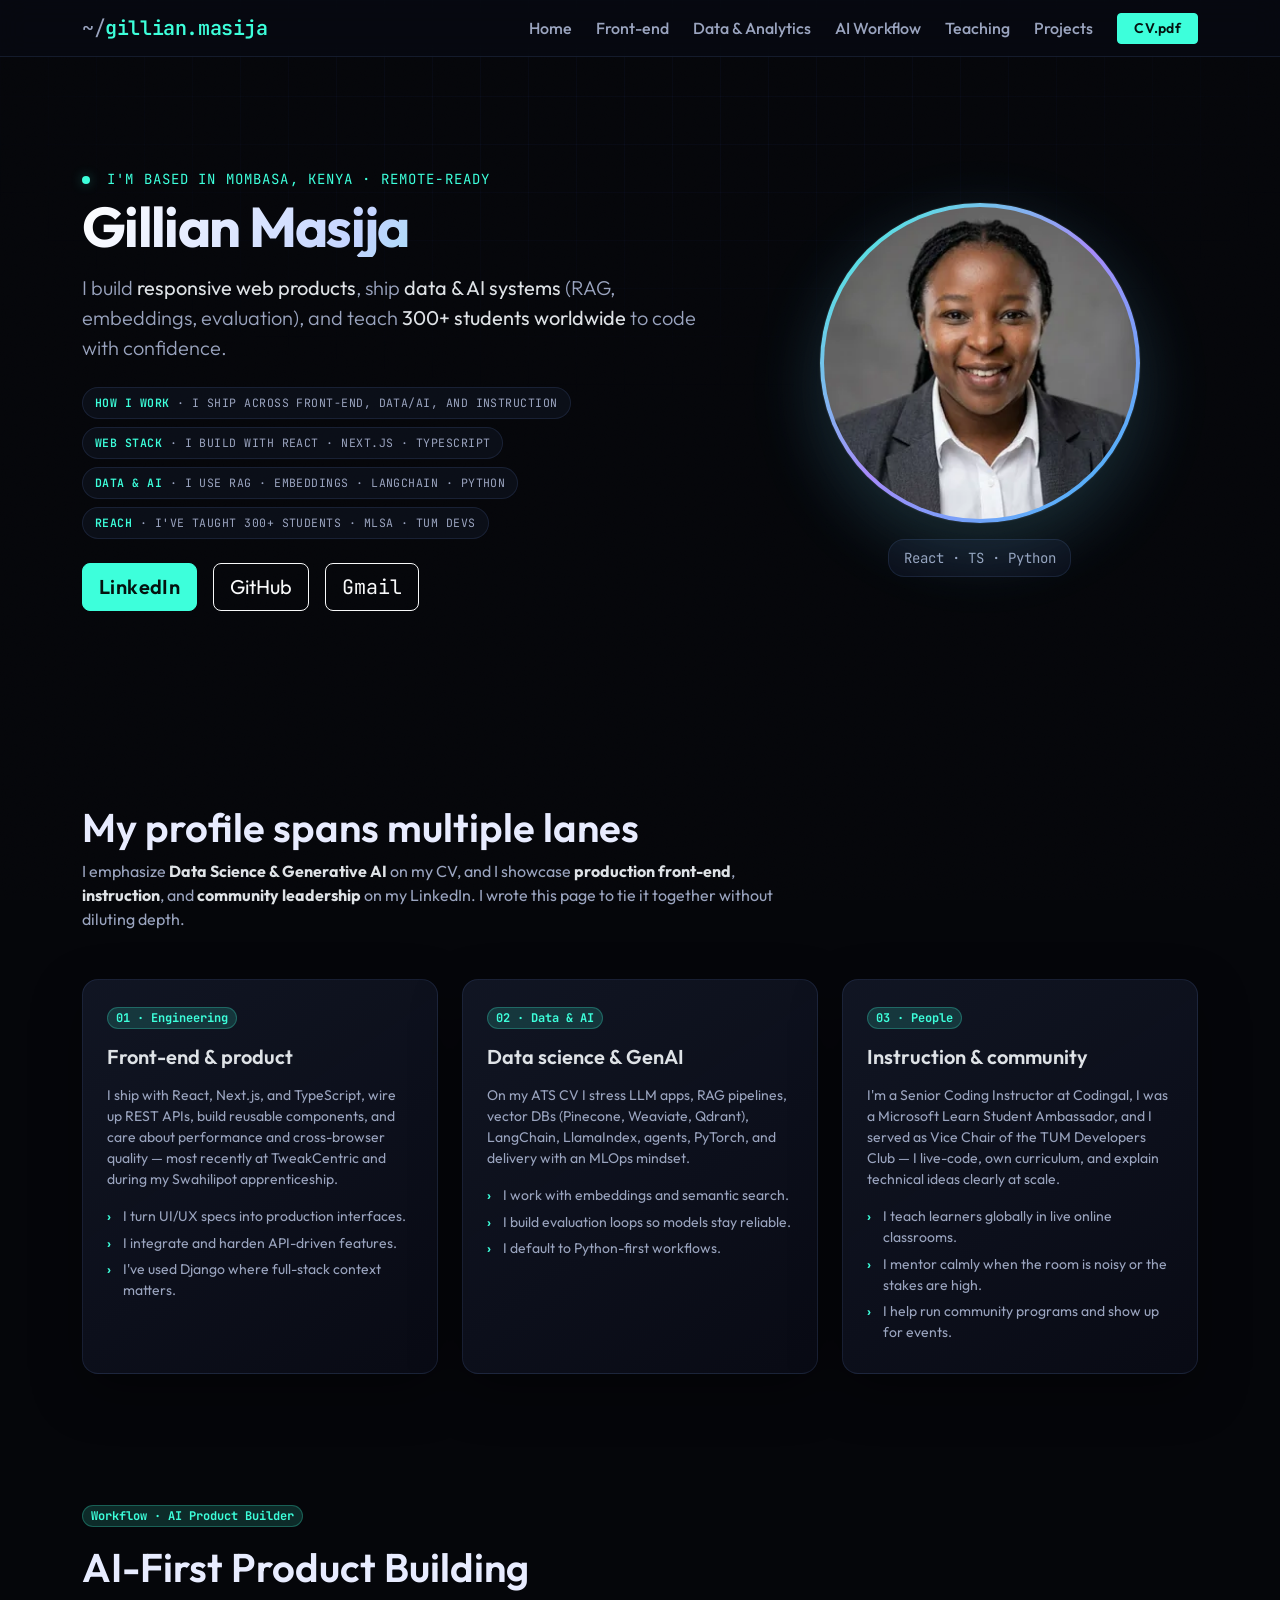
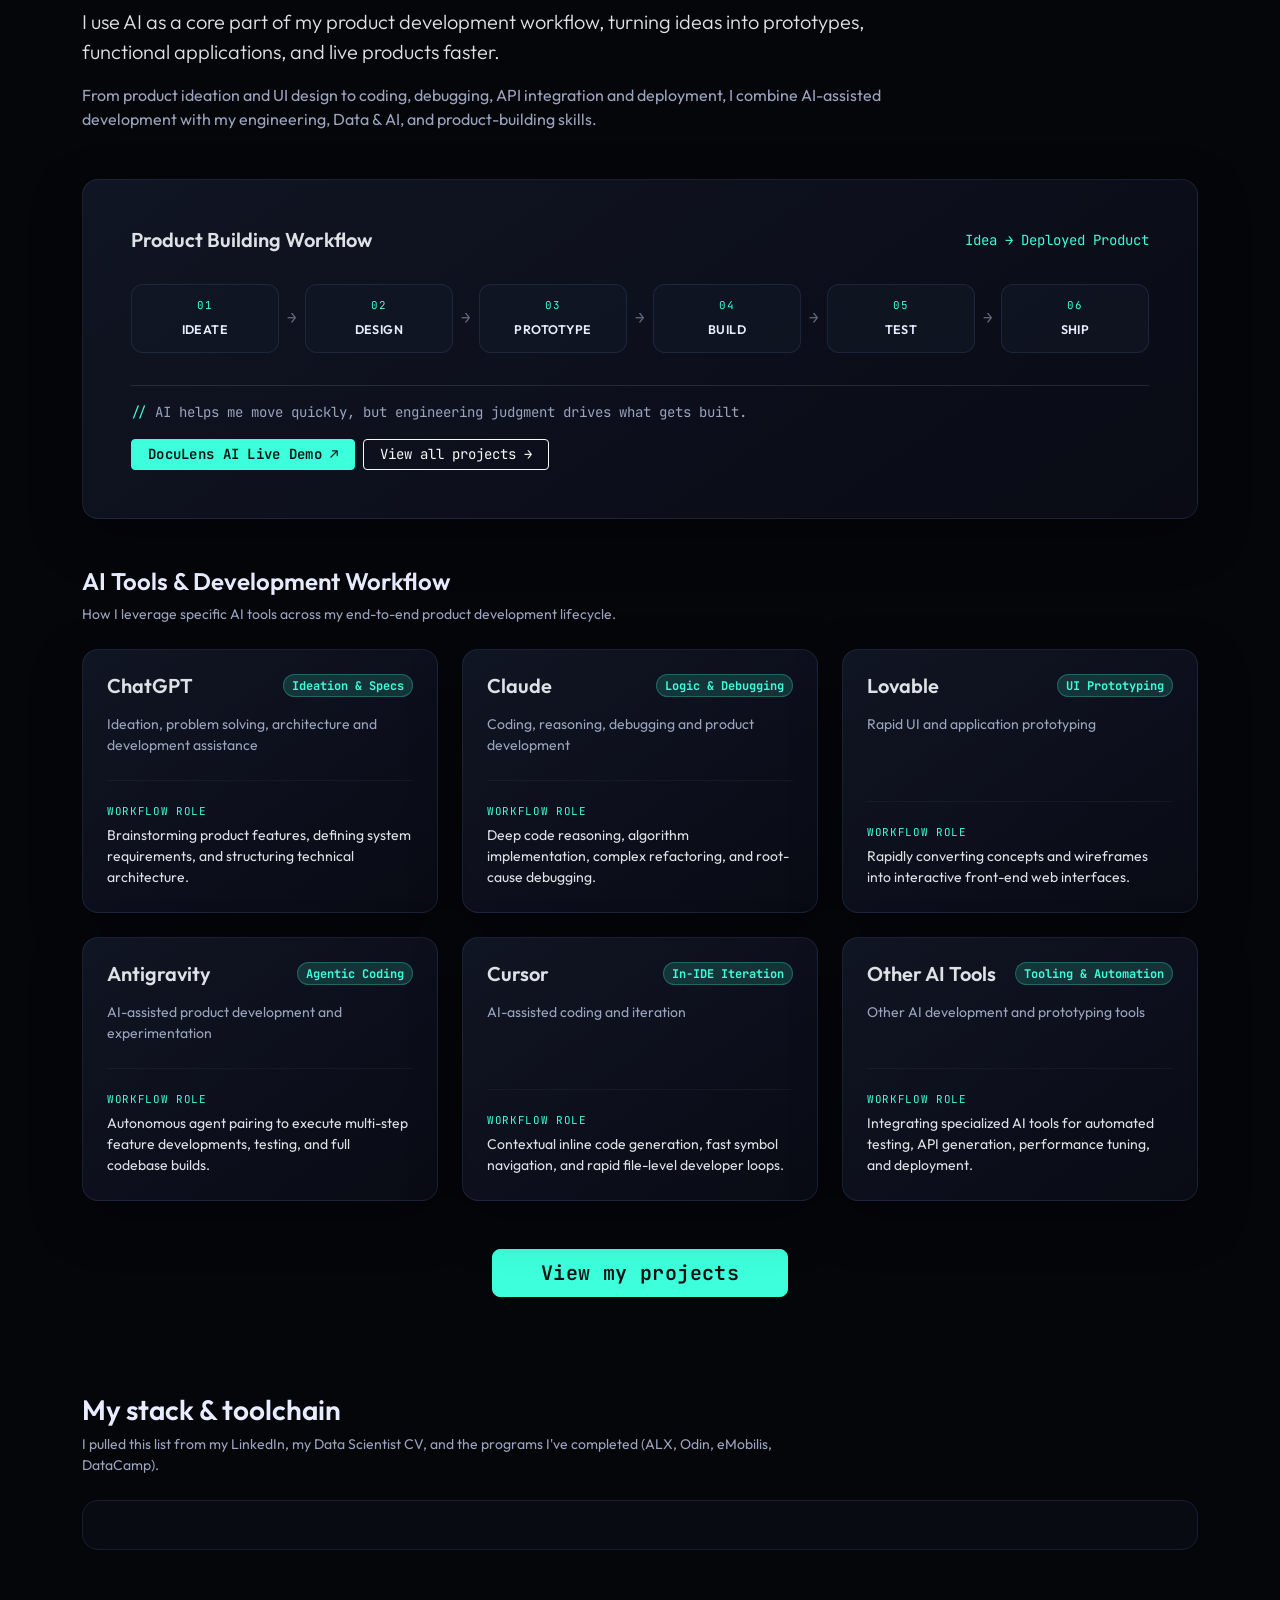
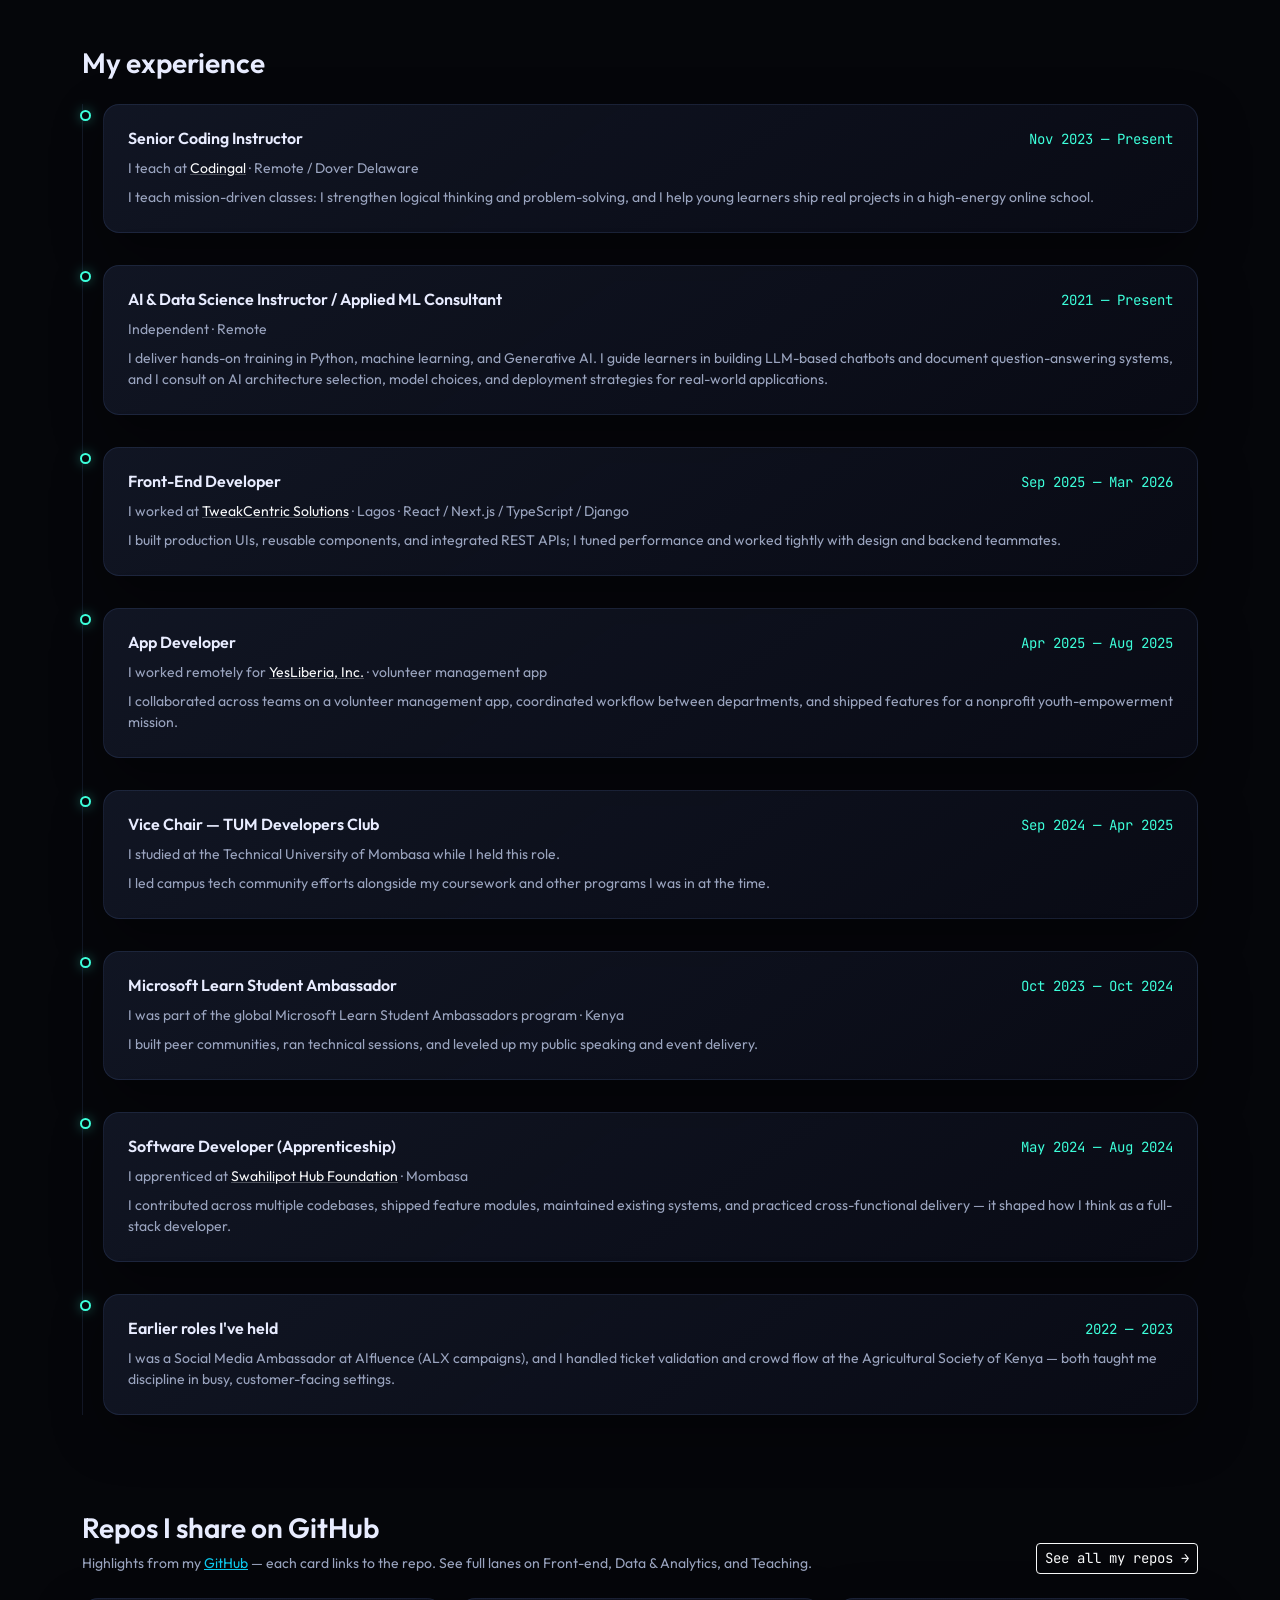
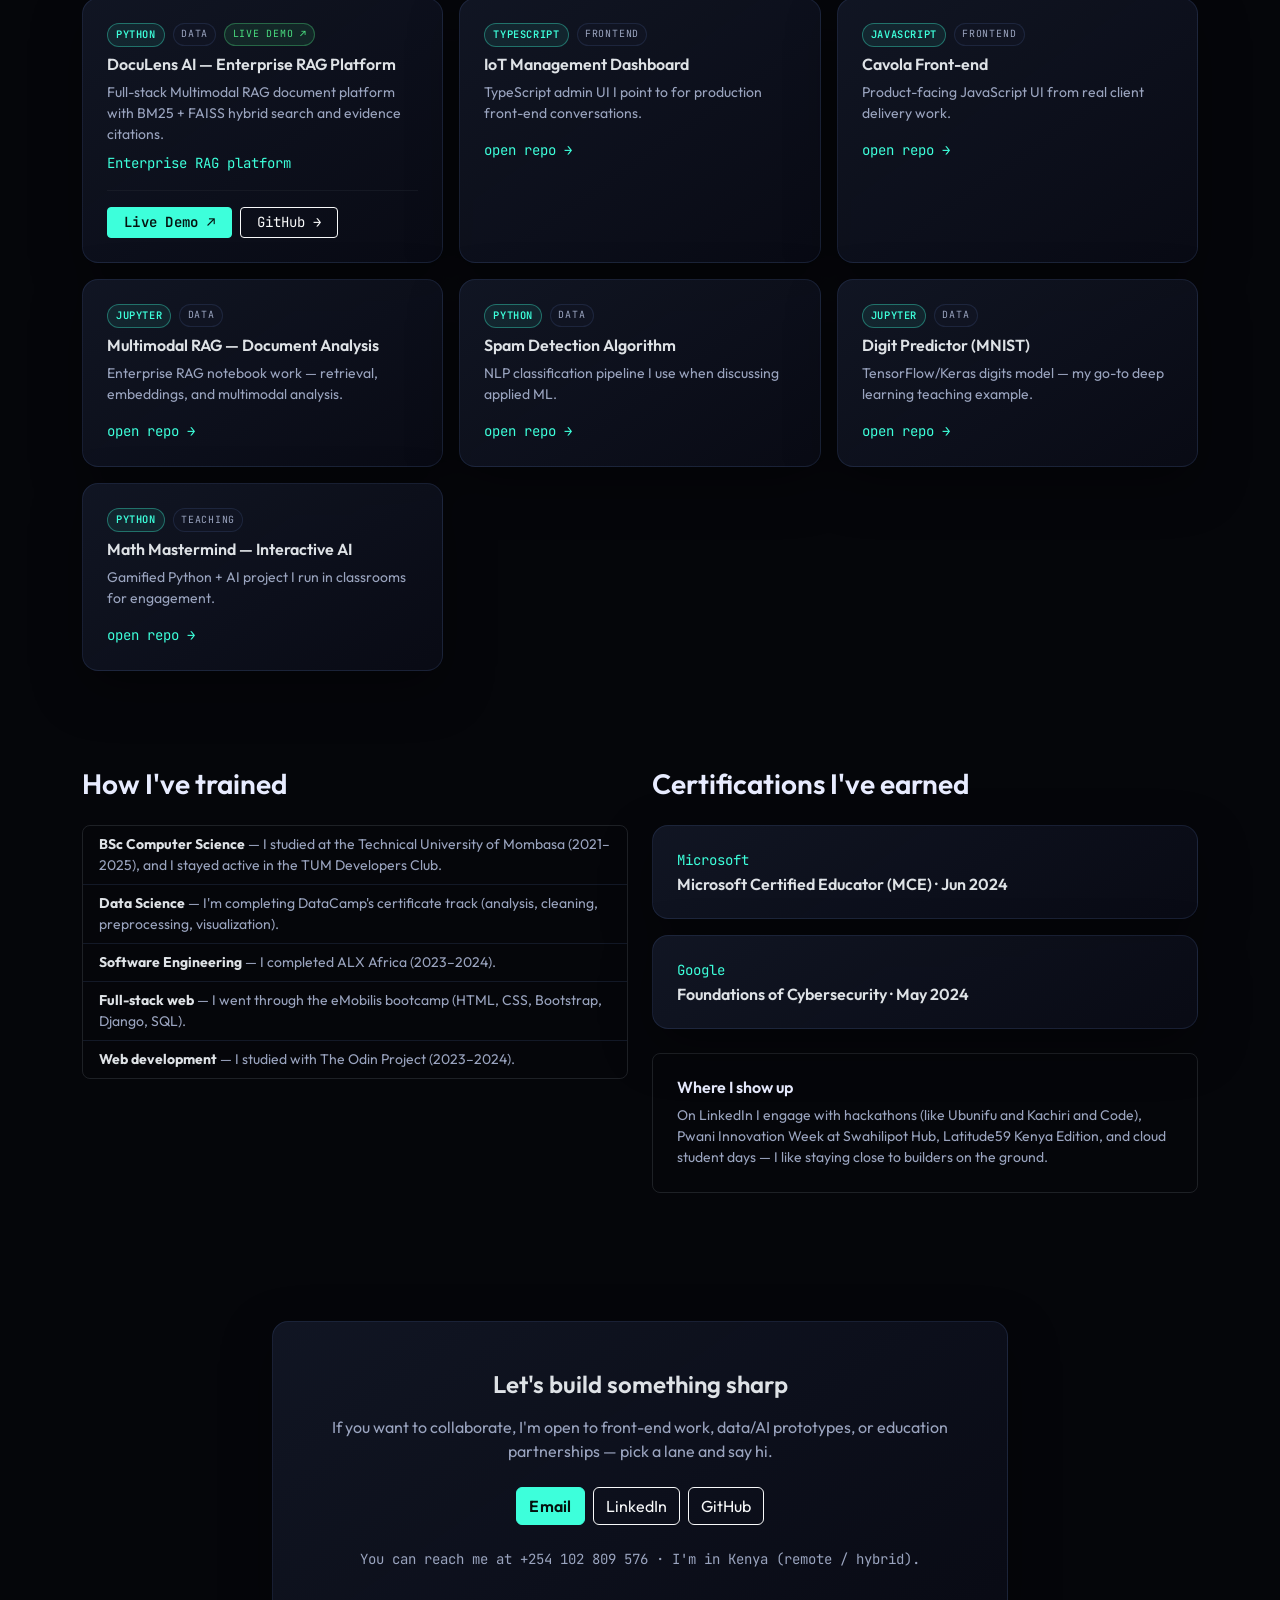
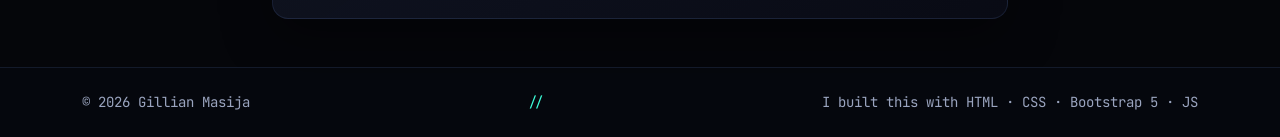
<file: index.html>
<!DOCTYPE html>
<html lang="en" data-bs-theme="dark">
<head>
    <meta charset="UTF-8">
    <meta name="viewport" content="width=device-width, initial-scale=1.0">
    <meta name="description" content="I am Gillian Masija — I build front-end products, data and AI systems, and I teach coding. Kenya · Remote.">
    <title>I&apos;m Gillian Masija · Engineer · Data &amp; AI · Educator</title>
    <link rel="icon" href="favicon.svg" type="image/svg+xml">
    <link rel="apple-touch-icon" href="favicon.svg">
    <link rel="preload" as="image" href="images/profile-320.webp" type="image/webp">
    <link rel="preconnect" href="https://fonts.googleapis.com">
    <link rel="preconnect" href="https://fonts.gstatic.com" crossorigin>
    <link href="https://fonts.googleapis.com/css2?family=JetBrains+Mono:wght@400;500;600&family=Outfit:wght@300;400;500;600;700&display=swap" rel="stylesheet">
    <link href="https://cdn.jsdelivr.net/npm/bootstrap@5.3.3/dist/css/bootstrap.min.css" rel="stylesheet">
    <link rel="stylesheet" href="styles.css">
</head>
<body data-page="home">
    <div class="noise-overlay" aria-hidden="true"></div>
    <div class="grid-bg" aria-hidden="true"></div>

    <nav class="navbar navbar-expand-lg navbar-dark glass-nav sticky-top">
        <div class="container">
            <a class="navbar-brand font-mono text-accent" href="index.html">
                <span class="brand-prompt">~/</span>gillian.masija
            </a>
            <button class="navbar-toggler border-0" type="button" data-bs-toggle="collapse" data-bs-target="#navMain" aria-controls="navMain" aria-expanded="false" aria-label="Toggle navigation">
                <span class="navbar-toggler-icon"></span>
            </button>
            <div class="collapse navbar-collapse" id="navMain">
                <ul class="navbar-nav ms-auto align-items-lg-center gap-lg-2">
                    <li class="nav-item"><a class="nav-link" href="index.html">Home</a></li>
                    <li class="nav-item"><a class="nav-link" href="frontend.html">Front-end</a></li>
                    <li class="nav-item"><a class="nav-link" href="data.html">Data & Analytics</a></li>
                    <li class="nav-item"><a class="nav-link" href="#ai-building">AI Workflow</a></li>
                    <li class="nav-item"><a class="nav-link" href="teaching.html">Teaching</a></li>
                    <li class="nav-item"><a class="nav-link" href="#projects">Projects</a></li>
                    <li class="nav-item ms-lg-2">
                        <a class="btn btn-accent btn-sm px-3" href="Gillian_Masija_CV.pdf" download>CV.pdf</a>
                    </li>
                </ul>
            </div>
        </div>
    </nav>

    <header id="top" class="hero-section">
        <div class="container py-5 py-lg-6">
            <div class="row align-items-center g-5">
                <div class="col-lg-7 order-2 order-lg-1">
                    <p class="font-mono text-accent small mb-2 hero-kicker">
                        <span class="status-dot"></span> I'm based in Mombasa, Kenya · Remote-ready
                    </p>
                    <h1 class="display-4 fw-bold hero-title mb-3">
                        Gillian Masija
                    </h1>
                    <p class="lead text-secondary mb-4 hero-lead">
                        I build <strong class="text-body">responsive web products</strong>, ship
                        <strong class="text-body">data &amp; AI systems</strong> (RAG, embeddings, evaluation),
                        and teach <strong class="text-body">300+ students worldwide</strong> to code with confidence.
                    </p>
                    <div class="d-flex flex-wrap gap-2 mb-4" id="roleChips" aria-label="How I describe my focus"></div>
                    <div class="d-flex flex-wrap gap-3 align-items-center">
                        <a class="btn btn-accent btn-lg" href="https://www.linkedin.com/in/gillian-masija-0b6557217" target="_blank" rel="noopener noreferrer">LinkedIn</a>
                        <a class="btn btn-outline-light btn-lg" href="https://github.com/Gillmasija" target="_blank" rel="noopener noreferrer">GitHub</a>
                        <a class="btn btn-outline-light btn-lg font-mono text-wrap hero-email-btn" href="mailto:gillianmasija@gmail.com">Gmail</a>
                    </div>
                </div>  
                <div class="col-lg-5 order-1 order-lg-2 text-center">
                    <div class="profile-orbit mx-auto">
                        <div class="profile-ring">
                            <picture>
                                <source srcset="images/profile-320.webp 1x, images/profile-640.webp 2x" type="image/webp">
                                <img id="profilePhoto" class="profile-photo" src="images/profile-320.jpg" width="320" height="320" alt="Gillian Masija" decoding="async" fetchpriority="high">
                            </picture>
                            <div id="profileFallback" class="profile-fallback d-none" aria-hidden="true">
                                <span class="profile-initials">GM</span>
                            </div>
                        </div>
                        <div class="orbit-tag font-mono small">React · TS · Python</div>
                    </div>
                </div>
            </div>
        </div>
    </header>

    <main>
        <section id="roles" class="section-block">
            <div class="container">
                <div class="section-head row mb-5">
                    <div class="col-lg-8">
                        <h2 class="h1 fw-semibold mb-2">My profile spans multiple lanes</h2>
                        <p class="text-secondary mb-0">
                            I emphasize <strong class="text-body">Data Science &amp; Generative AI</strong> on my CV, and I showcase
                            <strong class="text-body">production front-end</strong>, <strong class="text-body">instruction</strong>, and <strong class="text-body">community leadership</strong> on my LinkedIn.
                            I wrote this page to tie it together without diluting depth.
                        </p>
                    </div>
                </div>
                <div class="row g-4">
                    <div class="col-md-4">
                        <article class="card h-100 card-glass tilt-hover">
                            <div class="card-body p-4">
                                <span class="badge rounded-pill bg-accent-subtle text-accent mb-3 font-mono">01 · Engineering</span>
                                <h3 class="h5 fw-semibold mb-3">Front-end &amp; product</h3>
                                <p class="text-secondary small mb-3">
                                    I ship with React, Next.js, and TypeScript, wire up REST APIs, build reusable components, and care about performance and cross-browser quality — most recently at TweakCentric and during my Swahilipot apprenticeship.
                                </p>
                                <ul class="list-unstyled small text-secondary mb-0 role-list">
                                    <li>I turn UI/UX specs into production interfaces.</li>
                                    <li>I integrate and harden API-driven features.</li>
                                    <li>I've used Django where full-stack context matters.</li>
                                </ul>
                            </div>
                        </article>
                    </div>
                    <div class="col-md-4">
                        <article class="card h-100 card-glass tilt-hover">
                            <div class="card-body p-4">
                                <span class="badge rounded-pill bg-accent-subtle text-accent mb-3 font-mono">02 · Data &amp; AI</span>
                                <h3 class="h5 fw-semibold mb-3">Data science &amp; GenAI</h3>
                                <p class="text-secondary small mb-3">
                                    On my ATS CV I stress LLM apps, RAG pipelines, vector DBs (Pinecone, Weaviate, Qdrant), LangChain, LlamaIndex, agents, PyTorch, and delivery with an MLOps mindset.
                                </p>
                                <ul class="list-unstyled small text-secondary mb-0 role-list">
                                    <li>I work with embeddings and semantic search.</li>
                                    <li>I build evaluation loops so models stay reliable.</li>
                                    <li>I default to Python-first workflows.</li>
                                </ul>
                            </div>
                        </article>
                    </div>
                    <div class="col-md-4">
                        <article class="card h-100 card-glass tilt-hover">
                            <div class="card-body p-4">
                                <span class="badge rounded-pill bg-accent-subtle text-accent mb-3 font-mono">03 · People</span>
                                <h3 class="h5 fw-semibold mb-3">Instruction &amp; community</h3>
                                <p class="text-secondary small mb-3">
                                    I'm a Senior Coding Instructor at Codingal, I was a Microsoft Learn Student Ambassador, and I served as Vice Chair of the TUM Developers Club — I live-code, own curriculum, and explain technical ideas clearly at scale.
                                </p>
                                <ul class="list-unstyled small text-secondary mb-0 role-list">
                                    <li>I teach learners globally in live online classrooms.</li>
                                    <li>I mentor calmly when the room is noisy or the stakes are high.</li>
                                    <li>I help run community programs and show up for events.</li>
                                </ul>
                            </div>
                        </article>
                    </div>
        </section>

        <section id="ai-building" class="section-block">
            <div class="container">
                <div class="section-head row mb-5">
                    <div class="col-lg-9">
                        <span class="badge rounded-pill bg-accent-subtle text-accent mb-3 font-mono">Workflow · AI Product Builder</span>
                        <h2 class="h1 fw-semibold mb-3">AI-First Product Building</h2>
                        <p class="lead text-body mb-3">
                            I use AI as a core part of my product development workflow, turning ideas into prototypes, functional applications, and live products faster.
                        </p>
                        <p class="text-secondary mb-0">
                            From product ideation and UI design to coding, debugging, API integration and deployment, I combine AI-assisted development with my engineering, Data &amp; AI, and product-building skills.
                        </p>
                    </div>
                </div>

                <!-- Workflow Pipeline -->
                <div class="card card-glass p-4 p-md-5 mb-5 reveal">
                    <div class="d-flex flex-wrap justify-content-between align-items-center gap-2 mb-4">
                        <h3 class="h5 fw-semibold mb-0">Product Building Workflow</h3>
                        <span class="font-mono small text-accent">Idea → Deployed Product</span>
                    </div>
                    <div class="workflow-steps-container">
                        <div class="workflow-step">
                            <span class="step-number font-mono">01</span>
                            <span class="step-name">IDEATE</span>
                        </div>
                        <div class="workflow-arrow" aria-hidden="true">→</div>
                        <div class="workflow-step">
                            <span class="step-number font-mono">02</span>
                            <span class="step-name">DESIGN</span>
                        </div>
                        <div class="workflow-arrow" aria-hidden="true">→</div>
                        <div class="workflow-step">
                            <span class="step-number font-mono">03</span>
                            <span class="step-name">PROTOTYPE</span>
                        </div>
                        <div class="workflow-arrow" aria-hidden="true">→</div>
                        <div class="workflow-step">
                            <span class="step-number font-mono">04</span>
                            <span class="step-name">BUILD</span>
                        </div>
                        <div class="workflow-arrow" aria-hidden="true">→</div>
                        <div class="workflow-step">
                            <span class="step-number font-mono">05</span>
                            <span class="step-name">TEST</span>
                        </div>
                        <div class="workflow-arrow" aria-hidden="true">→</div>
                        <div class="workflow-step">
                            <span class="step-number font-mono">06</span>
                            <span class="step-name">SHIP</span>
                        </div>
                    </div>
                    <div class="mt-4 pt-3 border-top border-secondary border-opacity-25 d-flex flex-wrap justify-content-between align-items-center gap-3">
                        <p class="text-secondary small mb-0 font-mono">
                            <span class="text-accent">//</span> AI helps me move quickly, but engineering judgment drives what gets built.
                        </p>
                        <div class="d-flex flex-wrap gap-2 align-items-center">
                            <a href="https://test-rag-project-o12a.vercel.app/" class="btn btn-accent btn-sm font-mono px-3" target="_blank" rel="noopener noreferrer">DocuLens AI Live Demo ↗</a>
                            <a href="#projects" class="btn btn-outline-light btn-sm font-mono px-3">View all projects →</a>
                        </div>
                    </div>
                </div>

                <!-- AI Tools Grid -->
                <div class="mb-4">
                    <h3 class="h4 fw-semibold mb-2">AI Tools &amp; Development Workflow</h3>
                    <p class="text-secondary small mb-0">How I leverage specific AI tools across my end-to-end product development lifecycle.</p>
                </div>
                <div class="row g-4">
                    <div class="col-md-6 col-lg-4">
                        <article class="card h-100 card-glass tilt-hover reveal">
                            <div class="card-body p-4 d-flex flex-column justify-content-between">
                                <div>
                                    <div class="d-flex align-items-center justify-content-between mb-3">
                                        <h4 class="h5 fw-semibold text-body mb-0">ChatGPT</h4>
                                        <span class="badge font-mono rounded-pill bg-accent-subtle text-accent">Ideation &amp; Specs</span>
                                    </div>
                                    <p class="text-secondary small mb-0">
                                        Ideation, problem solving, architecture and development assistance
                                    </p>
                                </div>
                                <div class="mt-4 pt-3 border-top border-secondary border-opacity-10">
                                    <span class="font-mono extra-small text-accent">Workflow Role</span>
                                    <p class="text-body small mb-0 mt-1">Brainstorming product features, defining system requirements, and structuring technical architecture.</p>
                                </div>
                            </div>
                        </article>
                    </div>
                    <div class="col-md-6 col-lg-4">
                        <article class="card h-100 card-glass tilt-hover reveal">
                            <div class="card-body p-4 d-flex flex-column justify-content-between">
                                <div>
                                    <div class="d-flex align-items-center justify-content-between mb-3">
                                        <h4 class="h5 fw-semibold text-body mb-0">Claude</h4>
                                        <span class="badge font-mono rounded-pill bg-accent-subtle text-accent">Logic &amp; Debugging</span>
                                    </div>
                                    <p class="text-secondary small mb-0">
                                        Coding, reasoning, debugging and product development
                                    </p>
                                </div>
                                <div class="mt-4 pt-3 border-top border-secondary border-opacity-10">
                                    <span class="font-mono extra-small text-accent">Workflow Role</span>
                                    <p class="text-body small mb-0 mt-1">Deep code reasoning, algorithm implementation, complex refactoring, and root-cause debugging.</p>
                                </div>
                            </div>
                        </article>
                    </div>
                    <div class="col-md-6 col-lg-4">
                        <article class="card h-100 card-glass tilt-hover reveal">
                            <div class="card-body p-4 d-flex flex-column justify-content-between">
                                <div>
                                    <div class="d-flex align-items-center justify-content-between mb-3">
                                        <h4 class="h5 fw-semibold text-body mb-0">Lovable</h4>
                                        <span class="badge font-mono rounded-pill bg-accent-subtle text-accent">UI Prototyping</span>
                                    </div>
                                    <p class="text-secondary small mb-0">
                                        Rapid UI and application prototyping
                                    </p>
                                </div>
                                <div class="mt-4 pt-3 border-top border-secondary border-opacity-10">
                                    <span class="font-mono extra-small text-accent">Workflow Role</span>
                                    <p class="text-body small mb-0 mt-1">Rapidly converting concepts and wireframes into interactive front-end web interfaces.</p>
                                </div>
                            </div>
                        </article>
                    </div>
                    <div class="col-md-6 col-lg-4">
                        <article class="card h-100 card-glass tilt-hover reveal">
                            <div class="card-body p-4 d-flex flex-column justify-content-between">
                                <div>
                                    <div class="d-flex align-items-center justify-content-between mb-3">
                                        <h4 class="h5 fw-semibold text-body mb-0">Antigravity</h4>
                                        <span class="badge font-mono rounded-pill bg-accent-subtle text-accent">Agentic Coding</span>
                                    </div>
                                    <p class="text-secondary small mb-0">
                                        AI-assisted product development and experimentation
                                    </p>
                                </div>
                                <div class="mt-4 pt-3 border-top border-secondary border-opacity-10">
                                    <span class="font-mono extra-small text-accent">Workflow Role</span>
                                    <p class="text-body small mb-0 mt-1">Autonomous agent pairing to execute multi-step feature developments, testing, and full codebase builds.</p>
                                </div>
                            </div>
                        </article>
                    </div>
                    <div class="col-md-6 col-lg-4">
                        <article class="card h-100 card-glass tilt-hover reveal">
                            <div class="card-body p-4 d-flex flex-column justify-content-between">
                                <div>
                                    <div class="d-flex align-items-center justify-content-between mb-3">
                                        <h4 class="h5 fw-semibold text-body mb-0">Cursor</h4>
                                        <span class="badge font-mono rounded-pill bg-accent-subtle text-accent">In-IDE Iteration</span>
                                    </div>
                                    <p class="text-secondary small mb-0">
                                        AI-assisted coding and iteration
                                    </p>
                                </div>
                                <div class="mt-4 pt-3 border-top border-secondary border-opacity-10">
                                    <span class="font-mono extra-small text-accent">Workflow Role</span>
                                    <p class="text-body small mb-0 mt-1">Contextual inline code generation, fast symbol navigation, and rapid file-level developer loops.</p>
                                </div>
                            </div>
                        </article>
                    </div>
                    <div class="col-md-6 col-lg-4">
                        <article class="card h-100 card-glass tilt-hover reveal">
                            <div class="card-body p-4 d-flex flex-column justify-content-between">
                                <div>
                                    <div class="d-flex align-items-center justify-content-between mb-3">
                                        <h4 class="h5 fw-semibold text-body mb-0">Other AI Tools</h4>
                                        <span class="badge font-mono rounded-pill bg-accent-subtle text-accent">Tooling &amp; Automation</span>
                                    </div>
                                    <p class="text-secondary small mb-0">
                                        Other AI development and prototyping tools
                                    </p>
                                </div>
                                <div class="mt-4 pt-3 border-top border-secondary border-opacity-10">
                                    <span class="font-mono extra-small text-accent">Workflow Role</span>
                                    <p class="text-body small mb-0 mt-1">Integrating specialized AI tools for automated testing, API generation, performance tuning, and deployment.</p>
                                </div>
                            </div>
                        </article>
                    </div>
                </div>

                <div class="text-center mt-5">
                    <a class="btn btn-accent btn-lg px-5 font-mono" href="#projects">View my projects</a>
                </div>
            </div>
        </section>

        <section id="stack" class="section-block section-tight">
            <div class="container">
                <div class="row align-items-end mb-4">
                    <div class="col-md-8">
                        <h2 class="h3 fw-semibold mb-2">My stack &amp; toolchain</h2>
                        <p class="text-secondary small mb-0">I pulled this list from my LinkedIn, my Data Scientist CV, and the programs I've completed (ALX, Odin, eMobilis, DataCamp).</p>
                    </div>
                </div>
                <div class="stack-marquee font-mono small" id="stackMarquee"></div>
            </div>
        </section>

        <section id="experience" class="section-block">
            <div class="container">
                <h2 class="h3 fw-semibold mb-4">My experience</h2>
                <div class="timeline">
                    <div class="timeline-item reveal">
                        <div class="timeline-marker"></div>
                        <div class="timeline-card card-glass p-4">
                            <div class="d-flex flex-wrap justify-content-between gap-2 mb-2">
                                <h3 class="h6 fw-semibold mb-0">Senior Coding Instructor</h3>
                                <span class="font-mono small text-accent">Nov 2023 — Present</span>
                            </div>
                            <p class="text-secondary small mb-2">I teach at <a href="https://www.codingal.com" class="link-light link-underline-opacity-25" target="_blank" rel="noopener">Codingal</a> · Remote / Dover Delaware </p>
                            <p class="text-secondary small mb-0">I teach mission-driven classes: I strengthen logical thinking and problem-solving, and I help young learners ship real projects in a high-energy online school.</p>
                        </div>
                    </div>
                    <!-- Timeline Item 1 -->
<!-- Timeline Item 2 -->
<div class="timeline-item reveal">
    <div class="timeline-marker"></div>
    <div class="timeline-card card-glass p-4">
        <div class="d-flex flex-wrap justify-content-between gap-2 mb-2">
            <h3 class="h6 fw-semibold mb-0">AI & Data Science Instructor / Applied ML Consultant</h3>
            <span class="font-mono small text-accent">2021 — Present</span>
        </div>

        <p class="text-secondary small mb-2">
            Independent · Remote
        </p>

        <p class="text-secondary small mb-0">
            I deliver hands-on training in Python, machine learning, and Generative AI. 
            I guide learners in building LLM-based chatbots and document question-answering systems, 
            and I consult on AI architecture selection, model choices, and deployment strategies 
            for real-world applications.
        </p>
    </div>
</div>
                    <div class="timeline-item reveal">
                        <div class="timeline-marker"></div>
                        <div class="timeline-card card-glass p-4">
                            <div class="d-flex flex-wrap justify-content-between gap-2 mb-2">
                                <h3 class="h6 fw-semibold mb-0">Front-End Developer</h3>
                                <span class="font-mono small text-accent">Sep 2025 — Mar 2026</span>
                            </div>
                            <p class="text-secondary small mb-2">I worked at <a href="https://www.linkedin.com/company/tweakcentric-solutions" class="link-light link-underline-opacity-25" target="_blank" rel="noopener">TweakCentric Solutions</a> · Lagos · React / Next.js / TypeScript / Django</p>
                            <p class="text-secondary small mb-0">I built production UIs, reusable components, and integrated REST APIs; I tuned performance and worked tightly with design and backend teammates.</p>
                        </div>
                    </div>
                    <div class="timeline-item reveal">
                        <div class="timeline-marker"></div>
                        <div class="timeline-card card-glass p-4">
                            <div class="d-flex flex-wrap justify-content-between gap-2 mb-2">
                                <h3 class="h6 fw-semibold mb-0">App Developer</h3>
                                <span class="font-mono small text-accent">Apr 2025 — Aug 2025</span>
                            </div>
                            <p class="text-secondary small mb-2">I worked remotely for <a href="https://www.linkedin.com/company/yesliberia-inc-" class="link-light link-underline-opacity-25" target="_blank" rel="noopener">YesLiberia, Inc.</a> · volunteer management app</p>
                            <p class="text-secondary small mb-0">I collaborated across teams on a volunteer management app, coordinated workflow between departments, and shipped features for a nonprofit youth-empowerment mission.</p>
                        </div>
                    </div>
                    <div class="timeline-item reveal">
                        <div class="timeline-marker"></div>
                        <div class="timeline-card card-glass p-4">
                            <div class="d-flex flex-wrap justify-content-between gap-2 mb-2">
                                <h3 class="h6 fw-semibold mb-0">Vice Chair — TUM Developers Club</h3>
                                <span class="font-mono small text-accent">Sep 2024 — Apr 2025</span>
                            </div>
                            <p class="text-secondary small mb-2">I studied at the Technical University of Mombasa while I held this role.</p>
                            <p class="text-secondary small mb-0">I led campus tech community efforts alongside my coursework and other programs I was in at the time.</p>
                        </div>
                    </div>
                    <div class="timeline-item reveal">
                        <div class="timeline-marker"></div>
                        <div class="timeline-card card-glass p-4">
                            <div class="d-flex flex-wrap justify-content-between gap-2 mb-2">
                                <h3 class="h6 fw-semibold mb-0">Microsoft Learn Student Ambassador</h3>
                                <span class="font-mono small text-accent">Oct 2023 — Oct 2024</span>
                            </div>
                            <p class="text-secondary small mb-2">I was part of the global Microsoft Learn Student Ambassadors program · Kenya</p>
                            <p class="text-secondary small mb-0">I built peer communities, ran technical sessions, and leveled up my public speaking and event delivery.</p>
                        </div>
                    </div>
                    <div class="timeline-item reveal">
                        <div class="timeline-marker"></div>
                        <div class="timeline-card card-glass p-4">
                            <div class="d-flex flex-wrap justify-content-between gap-2 mb-2">
                                <h3 class="h6 fw-semibold mb-0">Software Developer (Apprenticeship)</h3>
                                <span class="font-mono small text-accent">May 2024 — Aug 2024</span>
                            </div>
                            <p class="text-secondary small mb-2">I apprenticed at <a href="https://www.linkedin.com/company/swahilipot-hub" class="link-light link-underline-opacity-25" target="_blank" rel="noopener">Swahilipot Hub Foundation</a> · Mombasa</p>
                            <p class="text-secondary small mb-0">I contributed across multiple codebases, shipped feature modules, maintained existing systems, and practiced cross-functional delivery — it shaped how I think as a full-stack developer.</p>
                        </div>
                    </div>
                    <div class="timeline-item reveal">
                        <div class="timeline-marker"></div>
                        <div class="timeline-card card-glass p-4">
                            <div class="d-flex flex-wrap justify-content-between gap-2 mb-2">
                                <h3 class="h6 fw-semibold mb-0">Earlier roles I&apos;ve held</h3>
                                <span class="font-mono small text-accent">2022 — 2023</span>
                            </div>
                            <p class="text-secondary small mb-0">I was a Social Media Ambassador at AIfluence (ALX campaigns), and I handled ticket validation and crowd flow at the Agricultural Society of Kenya — both taught me discipline in busy, customer-facing settings.</p>
                        </div>
                    </div>
                </div>
            </div>
        </section>

        <section id="projects" class="section-block section-tight">
            <div class="container">
                <div class="d-flex flex-wrap justify-content-between align-items-end gap-3 mb-4">
                    <div>
                        <h2 class="h3 fw-semibold mb-2">Repos I share on GitHub</h2>
                        <p class="text-secondary small mb-0">Highlights from my <a href="https://github.com/Gillmasija?tab=repositories" class="link-info" target="_blank" rel="noopener noreferrer">GitHub</a> — each card links to the repo. See full lanes on Front-end, Data &amp; Analytics, and Teaching.</p>
                    </div>
                    <a href="https://github.com/Gillmasija" class="btn btn-outline-light btn-sm font-mono" target="_blank" rel="noopener noreferrer">See all my repos →</a>
                </div>
                <div class="row g-3" id="projectGrid"></div>
            </div>
        </section>

        <section id="education" class="section-block">
            <div class="container">
                <div class="row g-4">
                    <div class="col-lg-6">
                        <h2 class="h3 fw-semibold mb-4">How I've trained</h2>
                        <ul class="list-group list-group-flush rounded-3 border border-secondary border-opacity-25 overflow-hidden">
                            <li class="list-group-item bg-transparent text-secondary small">
                                <strong class="text-body">BSc Computer Science</strong> — I studied at the Technical University of Mombasa (2021–2025), and I stayed active in the TUM Developers Club.
                            </li>
                            <li class="list-group-item bg-transparent text-secondary small">
                                <strong class="text-body">Data Science</strong> — I'm completing DataCamp's certificate track (analysis, cleaning, preprocessing, visualization).
                            </li>
                            <li class="list-group-item bg-transparent text-secondary small">
                                <strong class="text-body">Software Engineering</strong> — I completed ALX Africa (2023–2024).
                            </li>
                            <li class="list-group-item bg-transparent text-secondary small">
                                <strong class="text-body">Full-stack web</strong> — I went through the eMobilis bootcamp (HTML, CSS, Bootstrap, Django, SQL).
                            </li>
                            <li class="list-group-item bg-transparent text-secondary small">
                                <strong class="text-body">Web development</strong> — I studied with The Odin Project (2023–2024).
                            </li>
                        </ul>
                    </div>
                    <div class="col-lg-6">
                        <h2 class="h3 fw-semibold mb-4">Certifications I've earned</h2>
                        <div class="d-flex flex-column gap-3">
                            <a href="https://www.credly.com/badges/07545630-31ca-418d-975d-aef089ca5979/linked_in_profile" class="card card-glass text-decoration-none text-body p-4 tilt-hover" target="_blank" rel="noopener noreferrer">
                                <span class="font-mono small text-accent">Microsoft</span>
                                <h3 class="h6 fw-semibold mt-1 mb-0">Microsoft Certified Educator (MCE) · Jun 2024</h3>
                            </a>
                            <a href="https://coursera.org/account/accomplishments/records/S4JTTV2R29L2" class="card card-glass text-decoration-none text-body p-4 tilt-hover" target="_blank" rel="noopener noreferrer">
                                <span class="font-mono small text-accent">Google</span>
                                <h3 class="h6 fw-semibold mt-1 mb-0">Foundations of Cybersecurity · May 2024</h3>
                            </a>
                        </div>
                        <div class="mt-4 p-4 rounded-3 border border-secondary border-opacity-25">
                            <h3 class="h6 fw-semibold mb-2">Where I show up</h3>
                            <p class="text-secondary small mb-0">
                                On LinkedIn I engage with hackathons (like Ubunifu and Kachiri and Code), Pwani Innovation Week at Swahilipot Hub, Latitude59 Kenya Edition, and cloud student days — I like staying close to builders on the ground.
                            </p>
                        </div>
                    </div>
                </div>
            </div>
        </section>

        <section id="contact" class="section-block pb-5">
            <div class="container">
                <div class="row justify-content-center">
                    <div class="col-lg-8">
                        <div class="card card-glass p-4 p-md-5 text-center">
                            <h2 class="h4 fw-semibold mb-3">Let's build something sharp</h2>
                            <p class="text-secondary mb-4">If you want to collaborate, I'm open to front-end work, data/AI prototypes, or education partnerships — pick a lane and say hi.</p>
                            <div class="d-flex flex-wrap justify-content-center gap-2 mb-4">
                                <a class="btn btn-accent" href="mailto:gillianmasija@gmail.com">Email</a>
                                <a class="btn btn-outline-light" href="https://www.linkedin.com/in/gillian-masija-0b6557217" target="_blank" rel="noopener noreferrer">LinkedIn</a>
                                <a class="btn btn-outline-light" href="https://github.com/Gillmasija" target="_blank" rel="noopener noreferrer">GitHub</a>
                            </div>
                            <p class="font-mono small text-secondary mb-0">You can reach me at +254 102 809 576 · I'm in Kenya (remote / hybrid).</p>
                        </div>
                    </div>
                </div>
            </div>
        </section>
    </main>

    <footer class="footer-bar py-4">
        <div class="container d-flex flex-wrap justify-content-between align-items-center gap-2 small text-secondary font-mono">
            <span>© <span id="year"></span> Gillian Masija</span>
            <span class="text-accent">//</span>
            <span>I built this with HTML · CSS · Bootstrap 5 · JS</span>
        </div>
    </footer>

    <script src="https://cdn.jsdelivr.net/npm/bootstrap@5.3.3/dist/js/bootstrap.bundle.min.js"></script>
    <script src="projects.js"></script>
    <script src="script.js"></script>
</body>
</html>
</file>
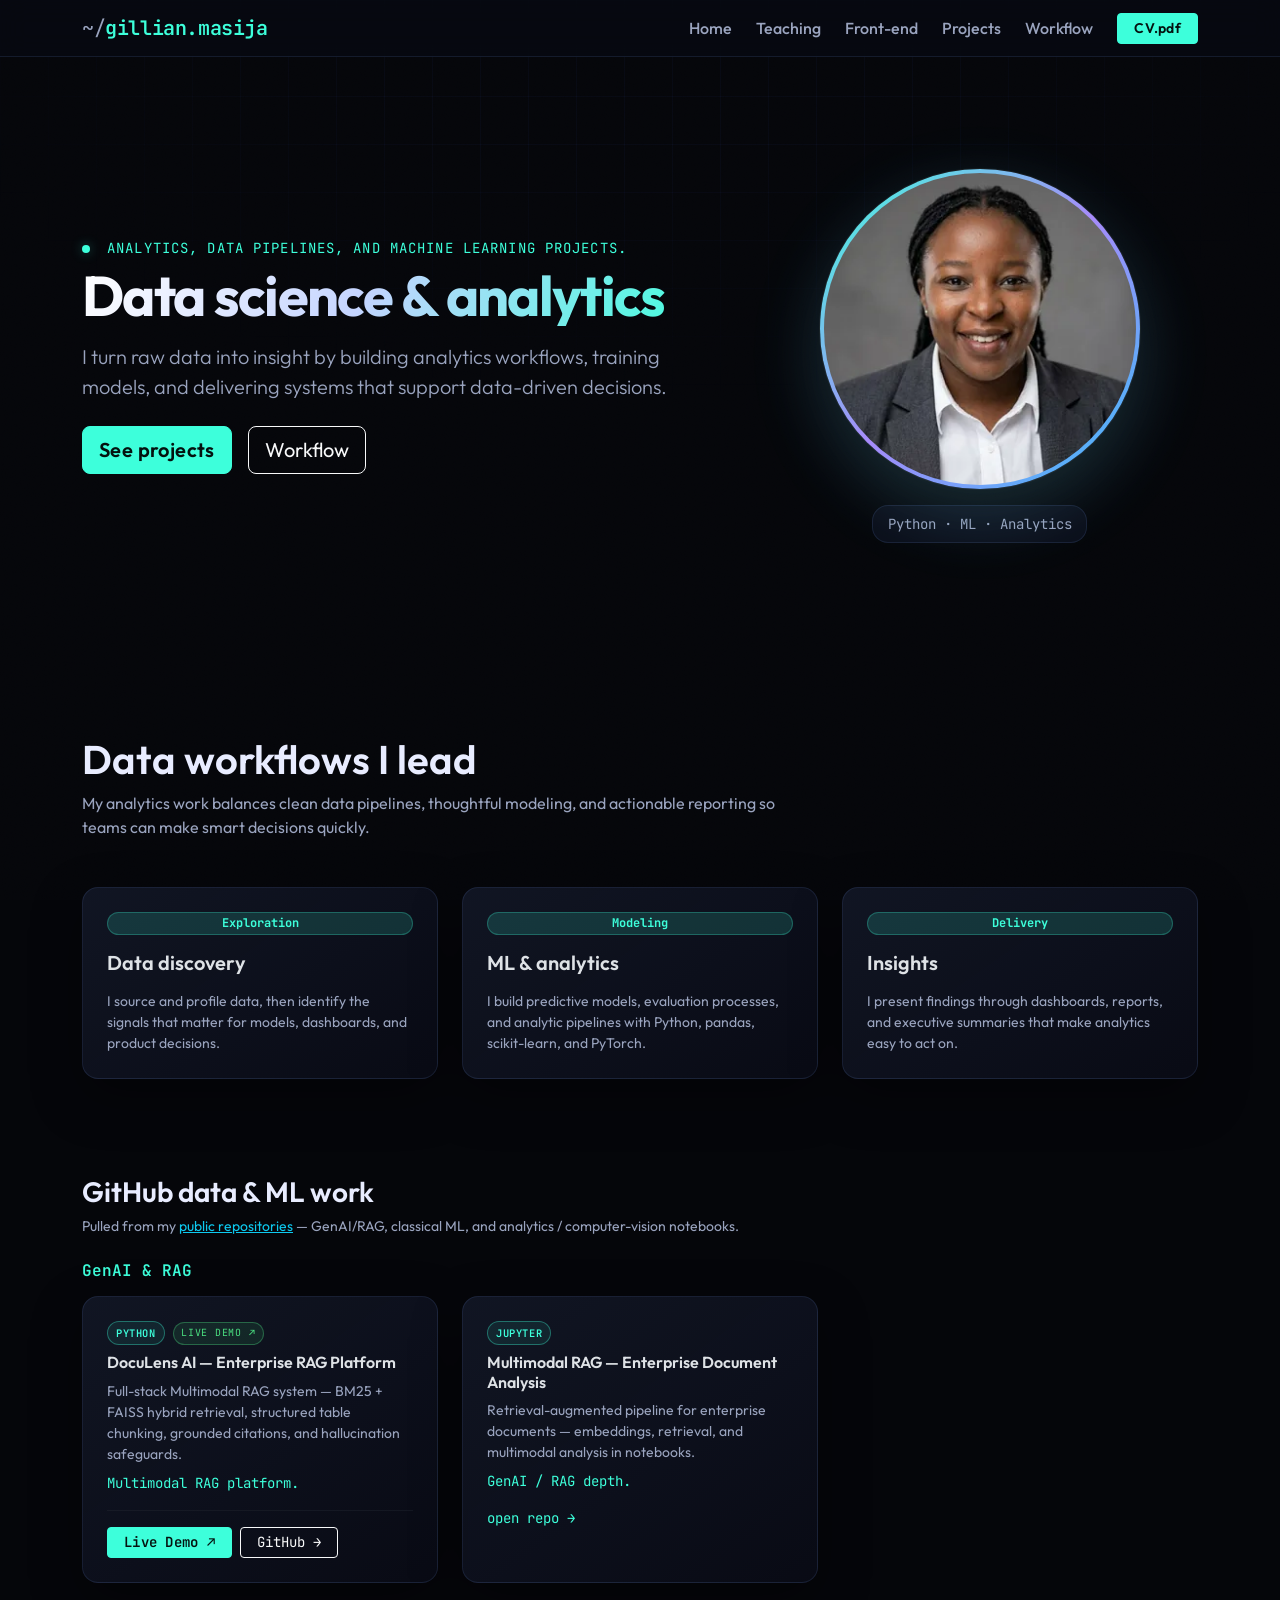
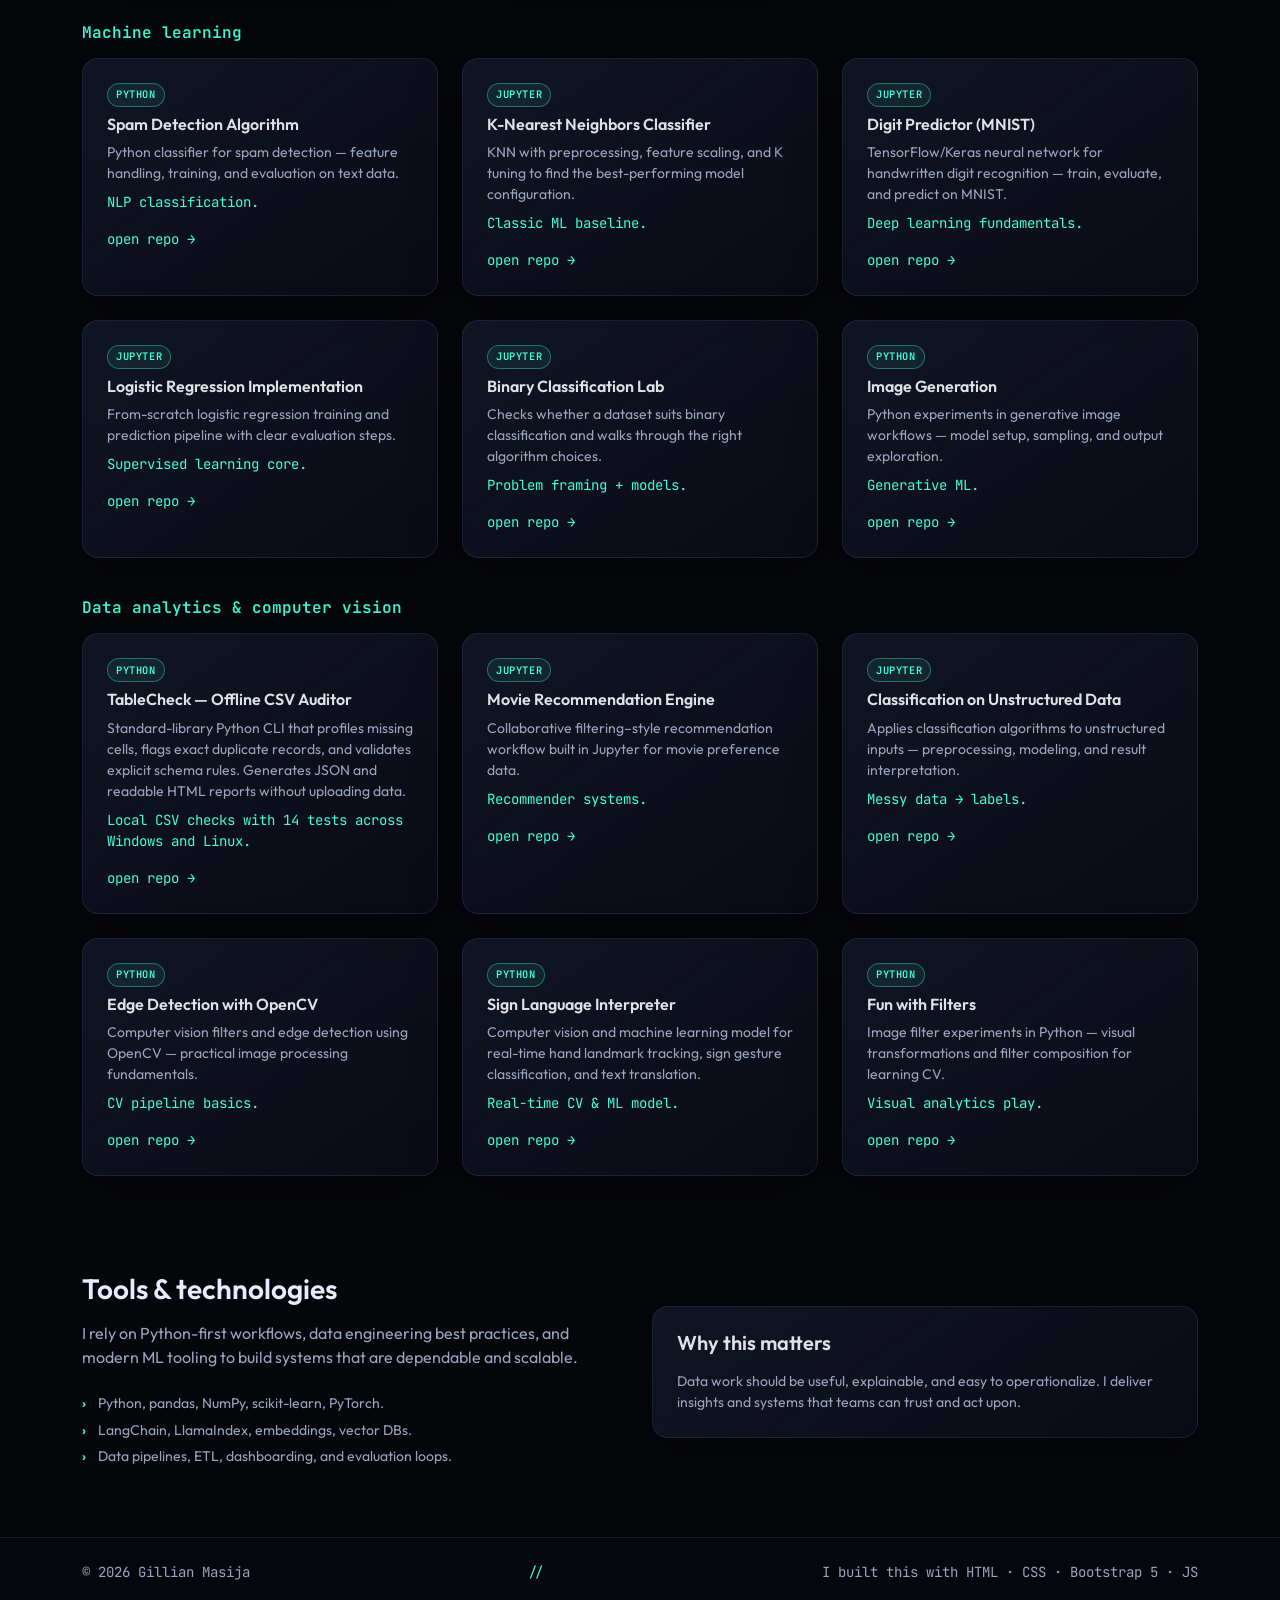
<file: data.html>
<!DOCTYPE html>
<html lang="en" data-bs-theme="dark">
<head>
    <meta charset="UTF-8">
    <meta name="viewport" content="width=device-width, initial-scale=1.0">
    <meta name="description" content="Data science and analytics page for Gillian Masija, showing data projects, analytics workflows, and machine learning delivery.">
    <title>Data Science & Analytics · Gillian Masija</title>
    <link rel="icon" href="favicon.svg" type="image/svg+xml">
    <link rel="apple-touch-icon" href="favicon.svg">
    <link rel="preconnect" href="https://fonts.googleapis.com">
    <link rel="preconnect" href="https://fonts.gstatic.com" crossorigin>
    <link href="https://fonts.googleapis.com/css2?family=JetBrains+Mono:wght@400;500;600&family=Outfit:wght@300;400;500;600;700&display=swap" rel="stylesheet">
    <link href="https://cdn.jsdelivr.net/npm/bootstrap@5.3.3/dist/css/bootstrap.min.css" rel="stylesheet">
    <link rel="stylesheet" href="styles.css">
</head>
<body data-page="data">
    <div class="noise-overlay" aria-hidden="true"></div>
    <div class="grid-bg" aria-hidden="true"></div>

    <nav class="navbar navbar-expand-lg navbar-dark glass-nav sticky-top">
        <div class="container">
            <a class="navbar-brand font-mono text-accent" href="index.html">
                <span class="brand-prompt">~/</span>gillian.masija
            </a>
            <button class="navbar-toggler border-0" type="button" data-bs-toggle="collapse" data-bs-target="#navMain" aria-controls="navMain" aria-expanded="false" aria-label="Toggle navigation">
                <span class="navbar-toggler-icon"></span>
            </button>
            <div class="collapse navbar-collapse" id="navMain">
                <ul class="navbar-nav ms-auto align-items-lg-center gap-lg-2">
                    <li class="nav-item"><a class="nav-link" href="index.html">Home</a></li>
                    <li class="nav-item"><a class="nav-link" href="teaching.html">Teaching</a></li>
                    <li class="nav-item"><a class="nav-link" href="frontend.html">Front-end</a></li>
                    <li class="nav-item"><a class="nav-link" href="#projects">Projects</a></li>
                    <li class="nav-item"><a class="nav-link" href="#workflow">Workflow</a></li>
                    <li class="nav-item ms-lg-2">
                        <a class="btn btn-accent btn-sm px-3" href="Gillian_Masija_CV.pdf" download>CV.pdf</a>
                    </li>
                </ul>
            </div>
        </div>
    </nav>

    <header id="top" class="hero-section">
        <div class="container py-5 py-lg-6">
            <div class="row align-items-center g-5">
                <div class="col-lg-7 order-2 order-lg-1">
                    <p class="font-mono text-accent small mb-2 hero-kicker">
                        <span class="status-dot"></span> Analytics, data pipelines, and machine learning projects.
                    </p>
                    <h1 class="display-4 fw-bold hero-title mb-3">
                        Data science & analytics
                    </h1>
                    <p class="lead text-secondary mb-4 hero-lead">
                        I turn raw data into insight by building analytics workflows, training models, and delivering systems that support data-driven decisions.
                    </p>
                    <div class="d-flex flex-wrap gap-3 align-items-center">
                        <a class="btn btn-accent btn-lg" href="#projects">See projects</a>
                        <a class="btn btn-outline-light btn-lg" href="#workflow">Workflow</a>
                    </div>
                </div>
                <div class="col-lg-5 order-1 order-lg-2 text-center">
                    <div class="profile-orbit mx-auto">
                        <div class="profile-ring">
                            <picture>
                                <source srcset="images/profile-320.webp 1x, images/profile-640.webp 2x" type="image/webp">
                                <img id="profilePhoto" class="profile-photo" src="images/profile-320.jpg" width="320" height="320" alt="Gillian Masija" decoding="async" loading="lazy">
                            </picture>
                            <div id="profileFallback" class="profile-fallback d-none" aria-hidden="true">
                                <span class="profile-initials">GM</span>
                            </div>
                        </div>
                        <div class="orbit-tag font-mono small">Python · ML · Analytics</div>
                    </div>
                </div>
            </div>
        </div>
    </header>

    <main>
        <section id="workflow" class="section-block">
            <div class="container">
                <div class="section-head row mb-5">
                    <div class="col-lg-8">
                        <h2 class="h1 fw-semibold mb-2">Data workflows I lead</h2>
                        <p class="text-secondary mb-0">
                            My analytics work balances clean data pipelines, thoughtful modeling, and actionable reporting so teams can make smart decisions quickly.
                        </p>
                    </div>
                </div>
                <div class="row g-4">
                    <div class="col-md-4">
                        <article class="card h-100 card-glass tilt-hover reveal p-4">
                            <span class="badge rounded-pill bg-accent-subtle text-accent mb-3 font-mono">Exploration</span>
                            <h3 class="h5 fw-semibold mb-3">Data discovery</h3>
                            <p class="text-secondary small mb-0">I source and profile data, then identify the signals that matter for models, dashboards, and product decisions.</p>
                        </article>
                    </div>
                    <div class="col-md-4">
                        <article class="card h-100 card-glass tilt-hover reveal p-4">
                            <span class="badge rounded-pill bg-accent-subtle text-accent mb-3 font-mono">Modeling</span>
                            <h3 class="h5 fw-semibold mb-3">ML & analytics</h3>
                            <p class="text-secondary small mb-0">I build predictive models, evaluation processes, and analytic pipelines with Python, pandas, scikit-learn, and PyTorch.</p>
                        </article>
                    </div>
                    <div class="col-md-4">
                        <article class="card h-100 card-glass tilt-hover reveal p-4">
                            <span class="badge rounded-pill bg-accent-subtle text-accent mb-3 font-mono">Delivery</span>
                            <h3 class="h5 fw-semibold mb-3">Insights</h3>
                            <p class="text-secondary small mb-0">I present findings through dashboards, reports, and executive summaries that make analytics easy to act on.</p>
                        </article>
                    </div>
                </div>
            </div>
        </section>

        <section id="projects" class="section-block section-tight">
            <div class="container">
                <div class="row align-items-end mb-4">
                    <div class="col-md-9">
                        <h2 class="h3 fw-semibold mb-2">GitHub data &amp; ML work</h2>
                        <p class="text-secondary small mb-0">Pulled from my <a href="https://github.com/Gillmasija?tab=repositories" class="link-info" target="_blank" rel="noopener noreferrer">public repositories</a> — GenAI/RAG, classical ML, and analytics / computer-vision notebooks.</p>
                    </div>
                </div>

                <div class="data-project-block">
                    <h3 class="h6 fw-semibold text-accent font-mono mb-3">GenAI &amp; RAG</h3>
                    <div class="row g-4" id="dataGenaiGrid"></div>
                </div>

                <div class="data-project-block">
                    <h3 class="h6 fw-semibold text-accent font-mono mb-3">Machine learning</h3>
                    <div class="row g-4" id="dataMlGrid"></div>
                </div>

                <div class="data-project-block">
                    <h3 class="h6 fw-semibold text-accent font-mono mb-3">Data analytics &amp; computer vision</h3>
                    <div class="row g-4" id="dataAnalyticsGrid"></div>
                </div>
            </div>
        </section>

        <section id="tools" class="section-block">
            <div class="container">
                <div class="row align-items-center g-4">
                    <div class="col-lg-6">
                        <h2 class="h3 fw-semibold mb-3">Tools & technologies</h2>
                        <p class="text-secondary mb-4">I rely on Python-first workflows, data engineering best practices, and modern ML tooling to build systems that are dependable and scalable.</p>
                        <ul class="list-unstyled small text-secondary mb-0 role-list">
                            <li>Python, pandas, NumPy, scikit-learn, PyTorch.</li>
                            <li>LangChain, LlamaIndex, embeddings, vector DBs.</li>
                            <li>Data pipelines, ETL, dashboarding, and evaluation loops.</li>
                        </ul>
                    </div>
                    <div class="col-lg-6">
                        <article class="card card-glass p-4 tilt-hover reveal">
                            <h3 class="h5 fw-semibold mb-3">Why this matters</h3>
                            <p class="text-secondary small mb-0">Data work should be useful, explainable, and easy to operationalize. I deliver insights and systems that teams can trust and act upon.</p>
                        </article>
                    </div>
                </div>
            </div>
        </section>
    </main>

    <footer class="footer-bar py-4">
        <div class="container d-flex flex-wrap justify-content-between align-items-center gap-2 small text-secondary font-mono">
            <span>© <span id="year"></span> Gillian Masija</span>
            <span class="text-accent">//</span>
            <span>I built this with HTML · CSS · Bootstrap 5 · JS</span>
        </div>
    </footer>

    <script src="https://cdn.jsdelivr.net/npm/bootstrap@5.3.3/dist/js/bootstrap.bundle.min.js"></script>
    <script src="projects.js"></script>
    <script src="script.js"></script>
</body>
</html>
</file>
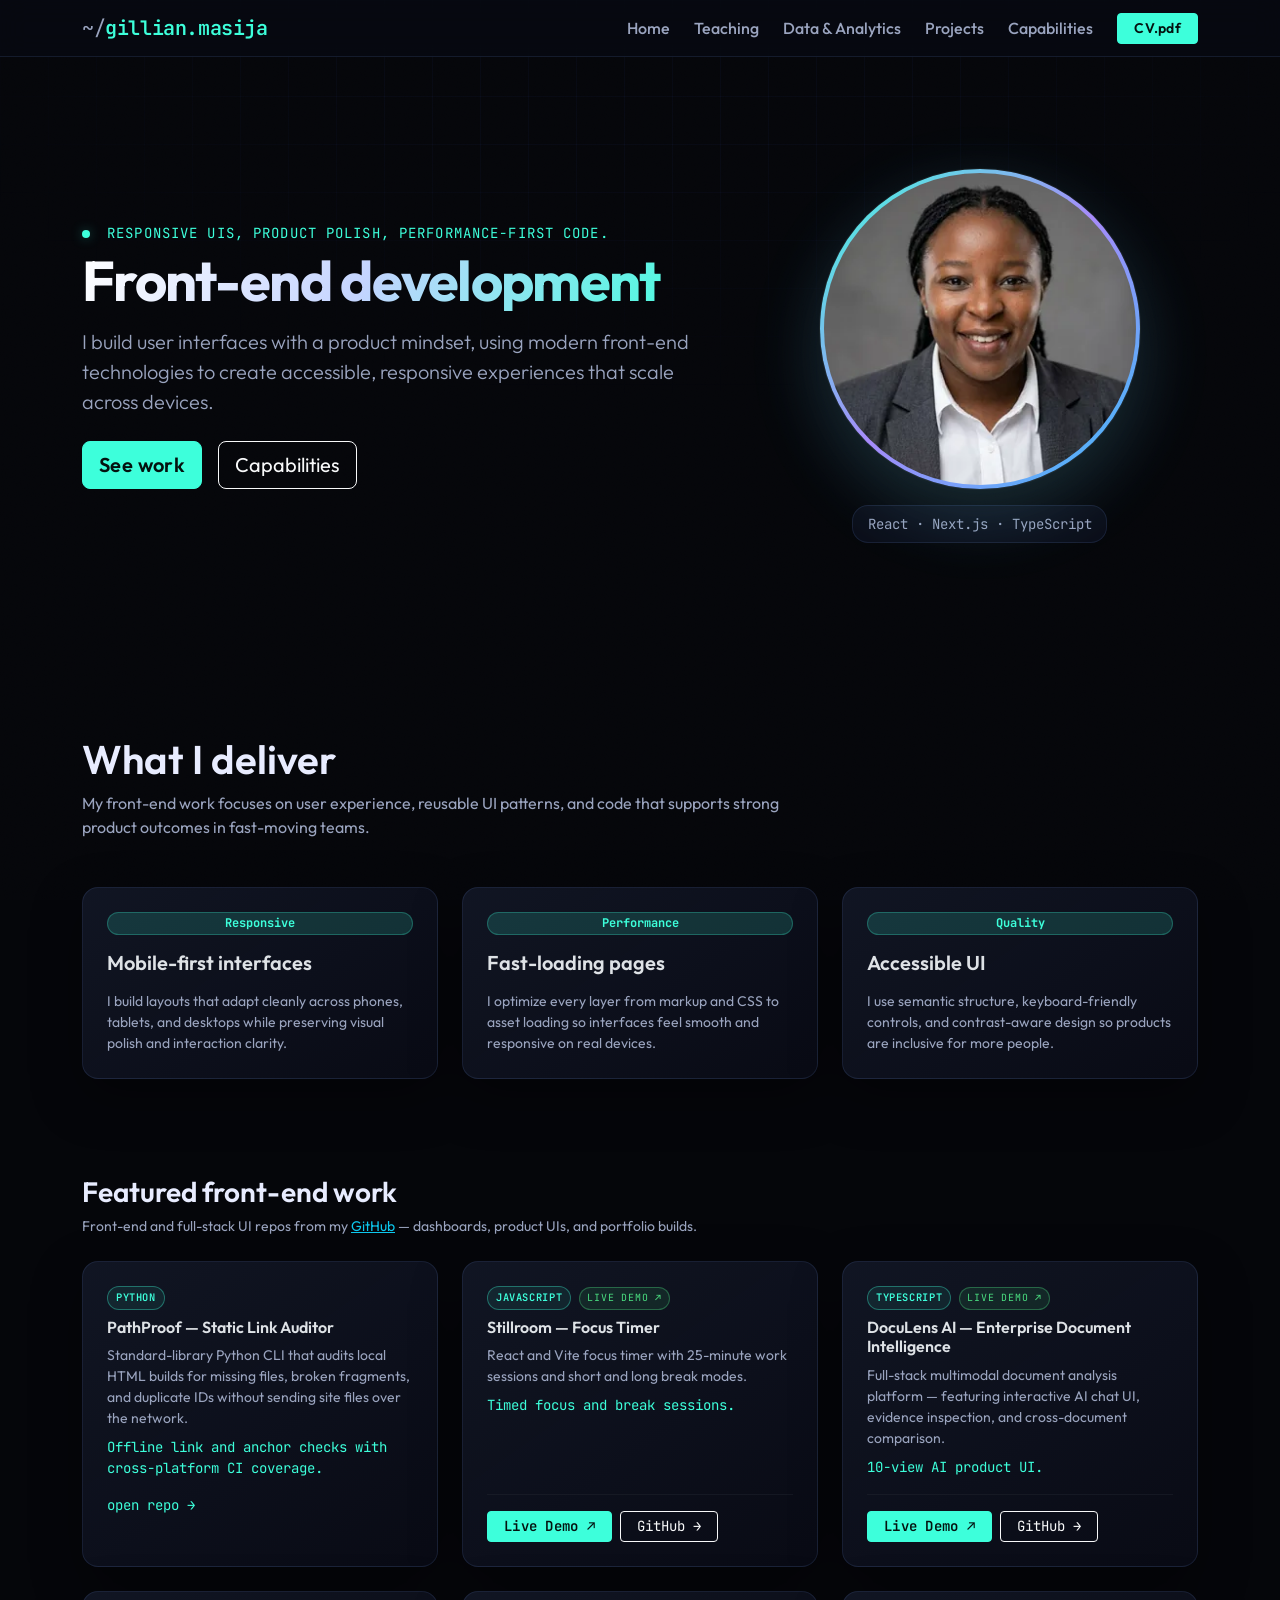
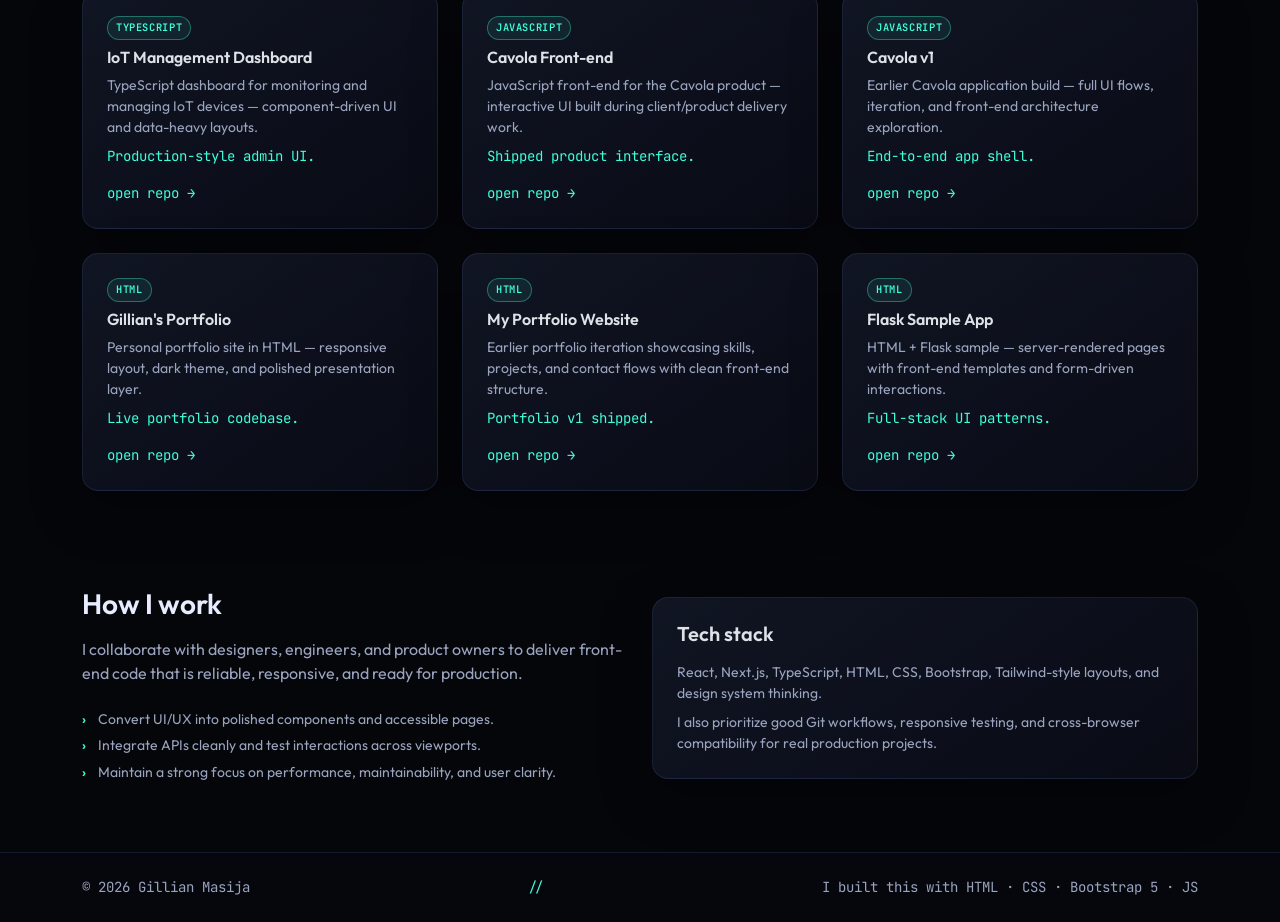
<file: frontend.html>
<!DOCTYPE html>
<html lang="en" data-bs-theme="dark">
<head>
    <meta charset="UTF-8">
    <meta name="viewport" content="width=device-width, initial-scale=1.0">
    <meta name="description" content="Front-end development portfolio page for Gillian Masija, showing responsive UI projects, product delivery, and engineering approach.">
    <title>Front-end Development · Gillian Masija</title>
    <link rel="icon" href="favicon.svg" type="image/svg+xml">
    <link rel="apple-touch-icon" href="favicon.svg">
    <link rel="preconnect" href="https://fonts.googleapis.com">
    <link rel="preconnect" href="https://fonts.gstatic.com" crossorigin>
    <link href="https://fonts.googleapis.com/css2?family=JetBrains+Mono:wght@400;500;600&family=Outfit:wght@300;400;500;600;700&display=swap" rel="stylesheet">
    <link href="https://cdn.jsdelivr.net/npm/bootstrap@5.3.3/dist/css/bootstrap.min.css" rel="stylesheet">
    <link rel="stylesheet" href="styles.css">
</head>
<body data-page="frontend">
    <div class="noise-overlay" aria-hidden="true"></div>
    <div class="grid-bg" aria-hidden="true"></div>

    <nav class="navbar navbar-expand-lg navbar-dark glass-nav sticky-top">
        <div class="container">
            <a class="navbar-brand font-mono text-accent" href="index.html">
                <span class="brand-prompt">~/</span>gillian.masija
            </a>
            <button class="navbar-toggler border-0" type="button" data-bs-toggle="collapse" data-bs-target="#navMain" aria-controls="navMain" aria-expanded="false" aria-label="Toggle navigation">
                <span class="navbar-toggler-icon"></span>
            </button>
            <div class="collapse navbar-collapse" id="navMain">
                <ul class="navbar-nav ms-auto align-items-lg-center gap-lg-2">
                    <li class="nav-item"><a class="nav-link" href="index.html">Home</a></li>
                    <li class="nav-item"><a class="nav-link" href="teaching.html">Teaching</a></li>
                    <li class="nav-item"><a class="nav-link" href="data.html">Data & Analytics</a></li>
                    <li class="nav-item"><a class="nav-link" href="#projects">Projects</a></li>
                    <li class="nav-item"><a class="nav-link" href="#capabilities">Capabilities</a></li>
                    <li class="nav-item ms-lg-2">
                        <a class="btn btn-accent btn-sm px-3" href="Gillian_Masija_CV.pdf" download>CV.pdf</a>
                    </li>
                </ul>
            </div>
        </div>
    </nav>

    <header id="top" class="hero-section">
        <div class="container py-5 py-lg-6">
            <div class="row align-items-center g-5">
                <div class="col-lg-7 order-2 order-lg-1">
                    <p class="font-mono text-accent small mb-2 hero-kicker">
                        <span class="status-dot"></span> Responsive UIs, product polish, performance-first code.
                    </p>
                    <h1 class="display-4 fw-bold hero-title mb-3">
                        Front-end development
                    </h1>
                    <p class="lead text-secondary mb-4 hero-lead">
                        I build user interfaces with a product mindset, using modern front-end technologies to create accessible, responsive experiences that scale across devices.
                    </p>
                    <div class="d-flex flex-wrap gap-3 align-items-center">
                        <a class="btn btn-accent btn-lg" href="#projects">See work</a>
                        <a class="btn btn-outline-light btn-lg" href="#capabilities">Capabilities</a>
                    </div>
                </div>
                <div class="col-lg-5 order-1 order-lg-2 text-center">
                    <div class="profile-orbit mx-auto">
                        <div class="profile-ring">
                            <picture>
                                <source srcset="images/profile-320.webp 1x, images/profile-640.webp 2x" type="image/webp">
                                <img id="profilePhoto" class="profile-photo" src="images/profile-320.jpg" width="320" height="320" alt="Gillian Masija" decoding="async" loading="lazy">
                            </picture>
                            <div id="profileFallback" class="profile-fallback d-none" aria-hidden="true">
                                <span class="profile-initials">GM</span>
                            </div>
                        </div>
                        <div class="orbit-tag font-mono small">React · Next.js · TypeScript</div>
                    </div>
                </div>
            </div>
        </div>
    </header>

    <main>
        <section id="capabilities" class="section-block">
            <div class="container">
                <div class="section-head row mb-5">
                    <div class="col-lg-8">
                        <h2 class="h1 fw-semibold mb-2">What I deliver</h2>
                        <p class="text-secondary mb-0">
                            My front-end work focuses on user experience, reusable UI patterns, and code that supports strong product outcomes in fast-moving teams.
                        </p>
                    </div>
                </div>
                <div class="row g-4">
                    <div class="col-md-4">
                        <article class="card h-100 card-glass tilt-hover reveal p-4">
                            <span class="badge rounded-pill bg-accent-subtle text-accent mb-3 font-mono">Responsive</span>
                            <h3 class="h5 fw-semibold mb-3">Mobile-first interfaces</h3>
                            <p class="text-secondary small mb-0">I build layouts that adapt cleanly across phones, tablets, and desktops while preserving visual polish and interaction clarity.</p>
                        </article>
                    </div>
                    <div class="col-md-4">
                        <article class="card h-100 card-glass tilt-hover reveal p-4">
                            <span class="badge rounded-pill bg-accent-subtle text-accent mb-3 font-mono">Performance</span>
                            <h3 class="h5 fw-semibold mb-3">Fast-loading pages</h3>
                            <p class="text-secondary small mb-0">I optimize every layer from markup and CSS to asset loading so interfaces feel smooth and responsive on real devices.</p>
                        </article>
                    </div>
                    <div class="col-md-4">
                        <article class="card h-100 card-glass tilt-hover reveal p-4">
                            <span class="badge rounded-pill bg-accent-subtle text-accent mb-3 font-mono">Quality</span>
                            <h3 class="h5 fw-semibold mb-3">Accessible UI</h3>
                            <p class="text-secondary small mb-0">I use semantic structure, keyboard-friendly controls, and contrast-aware design so products are inclusive for more people.</p>
                        </article>
                    </div>
                </div>
            </div>
        </section>

        <section id="projects" class="section-block section-tight">
            <div class="container">
                <div class="row align-items-end mb-4">
                    <div class="col-md-8">
                        <h2 class="h3 fw-semibold mb-2">Featured front-end work</h2>
                        <p class="text-secondary small mb-0">Front-end and full-stack UI repos from my <a href="https://github.com/Gillmasija?tab=repositories" class="link-info" target="_blank" rel="noopener noreferrer">GitHub</a> — dashboards, product UIs, and portfolio builds.</p>
                    </div>
                </div>
                <div class="row g-4" id="projectGrid"></div>
            </div>
        </section>

        <section id="approach" class="section-block">
            <div class="container">
                <div class="row align-items-center g-4">
                    <div class="col-lg-6">
                        <h2 class="h3 fw-semibold mb-3">How I work</h2>
                        <p class="text-secondary mb-4">I collaborate with designers, engineers, and product owners to deliver front-end code that is reliable, responsive, and ready for production.</p>
                        <ul class="list-unstyled small text-secondary mb-0 role-list">
                            <li>Convert UI/UX into polished components and accessible pages.</li>
                            <li>Integrate APIs cleanly and test interactions across viewports.</li>
                            <li>Maintain a strong focus on performance, maintainability, and user clarity.</li>
                        </ul>
                    </div>
                    <div class="col-lg-6">
                        <article class="card card-glass p-4 tilt-hover reveal">
                            <h3 class="h5 fw-semibold mb-3">Tech stack</h3>
                            <p class="text-secondary small mb-2">React, Next.js, TypeScript, HTML, CSS, Bootstrap, Tailwind-style layouts, and design system thinking.</p>
                            <p class="text-secondary small mb-0">I also prioritize good Git workflows, responsive testing, and cross-browser compatibility for real production projects.</p>
                        </article>
                    </div>
                </div>
            </div>
        </section>
    </main>

    <footer class="footer-bar py-4">
        <div class="container d-flex flex-wrap justify-content-between align-items-center gap-2 small text-secondary font-mono">
            <span>© <span id="year"></span> Gillian Masija</span>
            <span class="text-accent">//</span>
            <span>I built this with HTML · CSS · Bootstrap 5 · JS</span>
        </div>
    </footer>

    <script src="https://cdn.jsdelivr.net/npm/bootstrap@5.3.3/dist/js/bootstrap.bundle.min.js"></script>
    <script src="projects.js"></script>
    <script src="script.js"></script>
</body>
</html>
</file>
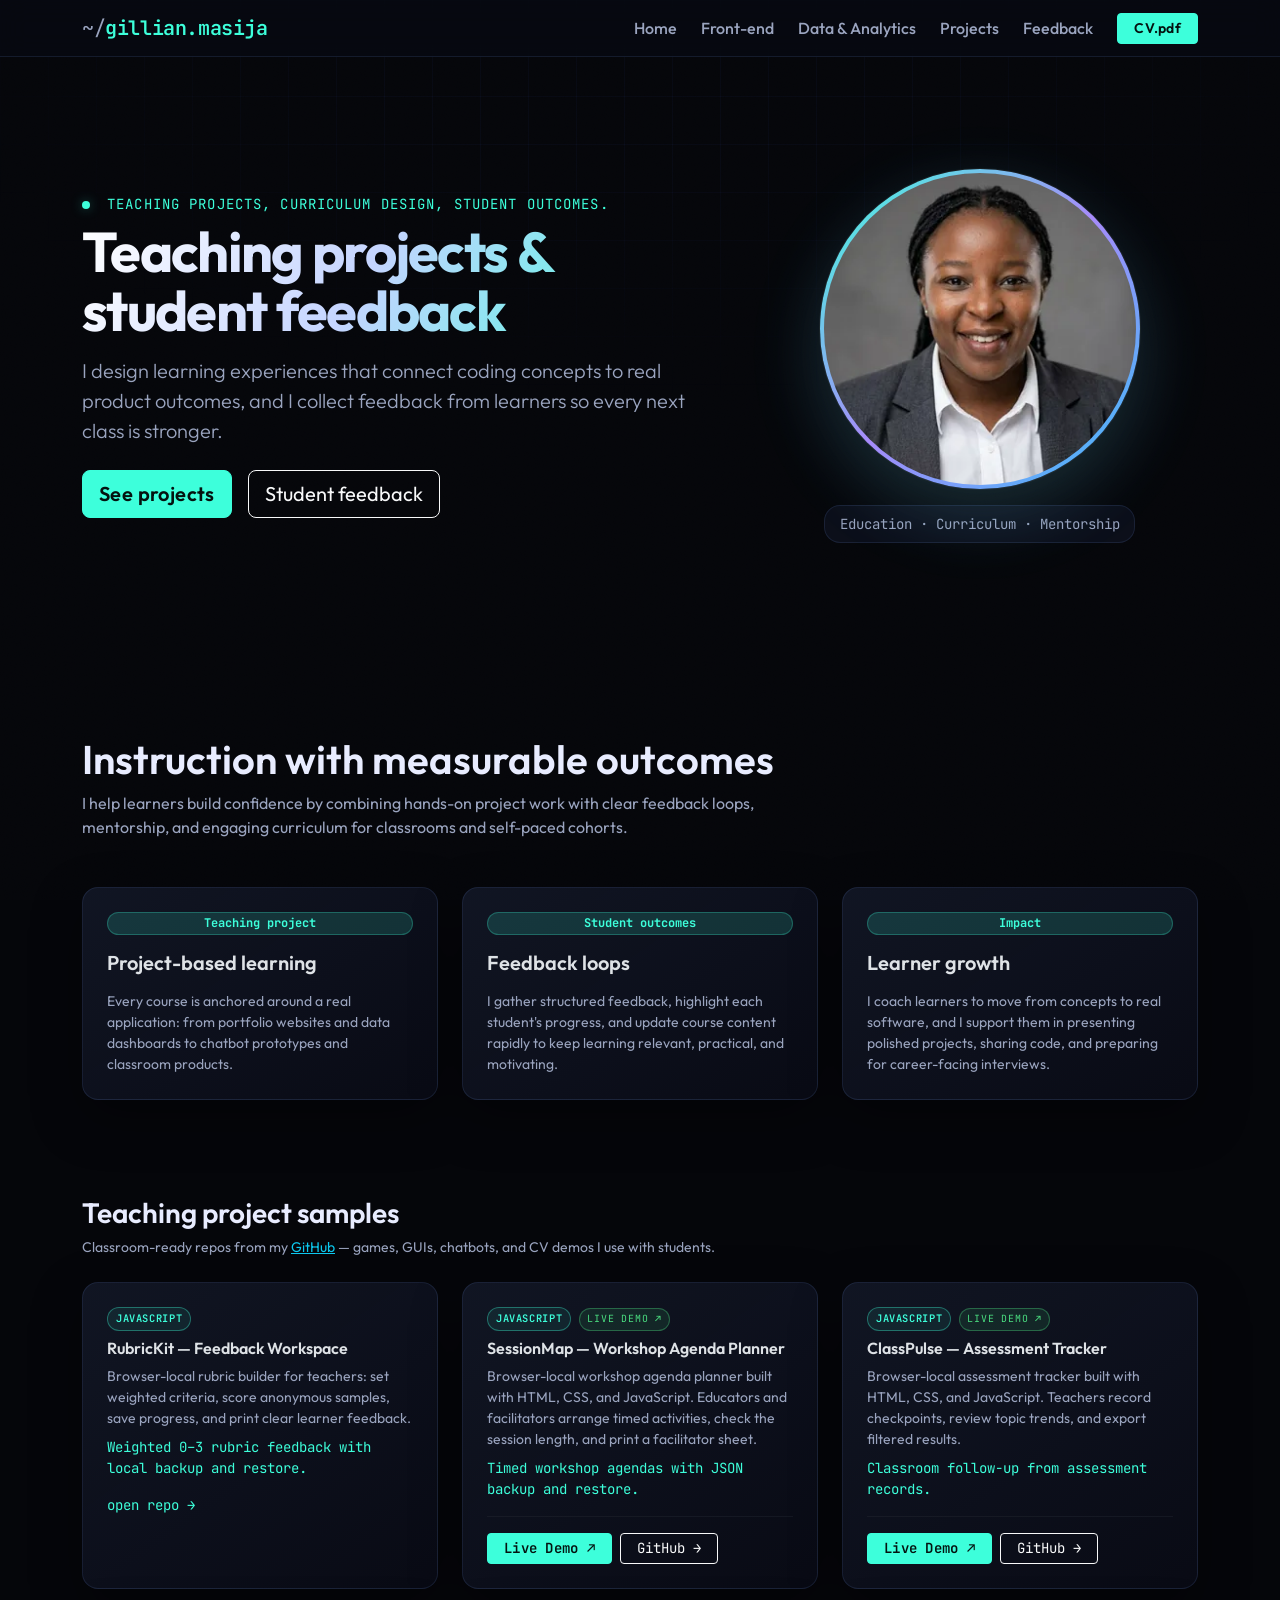
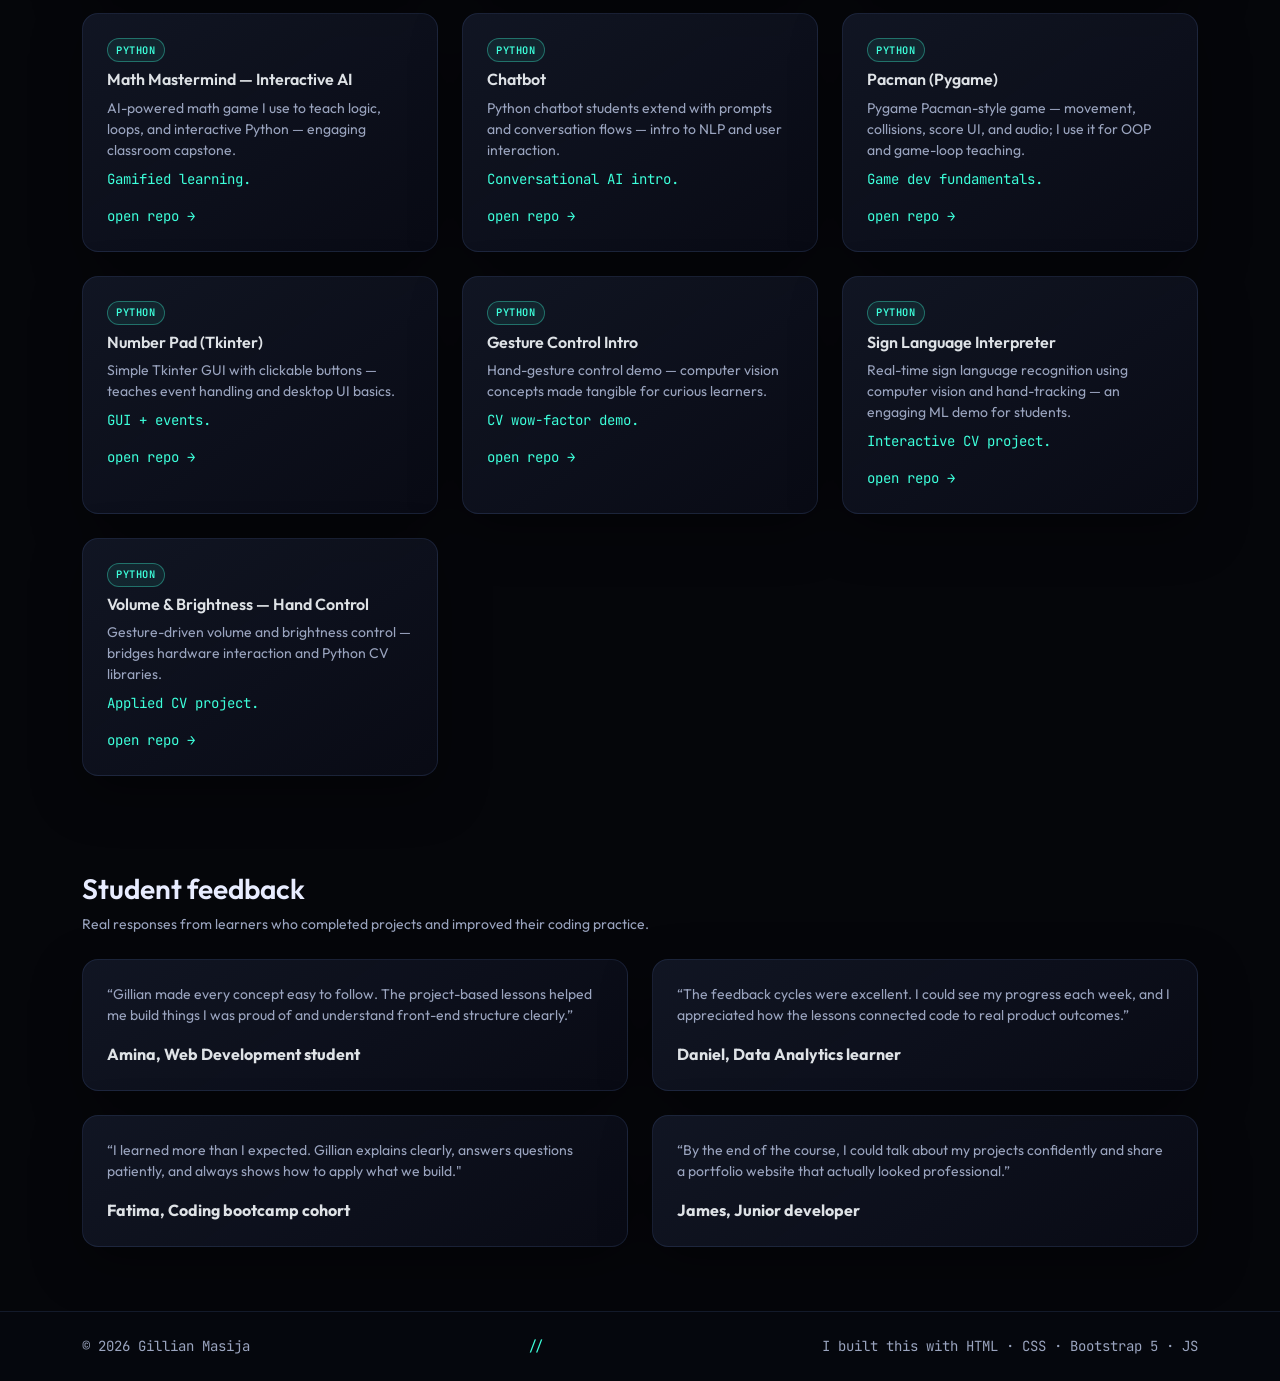
<file: teaching.html>
<!DOCTYPE html>
<html lang="en" data-bs-theme="dark">
<head>
    <meta charset="UTF-8">
    <meta name="viewport" content="width=device-width, initial-scale=1.0">
    <meta name="description" content="Teaching projects and student feedback by Gillian Masija, showcasing curriculum design, student outcomes, and educator-led product learning.">
    <title>Teaching Projects & Feedback · Gillian Masija</title>
    <link rel="icon" href="favicon.svg" type="image/svg+xml">
    <link rel="apple-touch-icon" href="favicon.svg">
    <link rel="preconnect" href="https://fonts.googleapis.com">
    <link rel="preconnect" href="https://fonts.gstatic.com" crossorigin>
    <link href="https://fonts.googleapis.com/css2?family=JetBrains+Mono:wght@400;500;600&family=Outfit:wght@300;400;500;600;700&display=swap" rel="stylesheet">
    <link href="https://cdn.jsdelivr.net/npm/bootstrap@5.3.3/dist/css/bootstrap.min.css" rel="stylesheet">
    <link rel="stylesheet" href="styles.css">
</head>
<body data-page="teaching">
    <div class="noise-overlay" aria-hidden="true"></div>
    <div class="grid-bg" aria-hidden="true"></div>

    <nav class="navbar navbar-expand-lg navbar-dark glass-nav sticky-top">
        <div class="container">
            <a class="navbar-brand font-mono text-accent" href="index.html">
                <span class="brand-prompt">~/</span>gillian.masija
            </a>
            <button class="navbar-toggler border-0" type="button" data-bs-toggle="collapse" data-bs-target="#navMain" aria-controls="navMain" aria-expanded="false" aria-label="Toggle navigation">
                <span class="navbar-toggler-icon"></span>
            </button>
            <div class="collapse navbar-collapse" id="navMain">
                <ul class="navbar-nav ms-auto align-items-lg-center gap-lg-2">
                    <li class="nav-item"><a class="nav-link" href="index.html">Home</a></li>
                    <li class="nav-item"><a class="nav-link" href="frontend.html">Front-end</a></li>
                    <li class="nav-item"><a class="nav-link" href="data.html">Data & Analytics</a></li>
                    <li class="nav-item"><a class="nav-link" href="#projects">Projects</a></li>
                    <li class="nav-item"><a class="nav-link" href="#feedback">Feedback</a></li>
                    <li class="nav-item ms-lg-2">
                        <a class="btn btn-accent btn-sm px-3" href="Gillian_Masija_CV.pdf" download>CV.pdf</a>
                    </li>
                </ul>
            </div>
        </div>
    </nav>

    <header id="top" class="hero-section">
        <div class="container py-5 py-lg-6">
            <div class="row align-items-center g-5">
                <div class="col-lg-7 order-2 order-lg-1">
                    <p class="font-mono text-accent small mb-2 hero-kicker">
                        <span class="status-dot"></span> Teaching projects, curriculum design, student outcomes.
                    </p>
                    <h1 class="display-4 fw-bold hero-title mb-3">
                        Teaching projects & student feedback
                    </h1>
                    <p class="lead text-secondary mb-4 hero-lead">
                        I design learning experiences that connect coding concepts to real product outcomes, and I collect feedback from learners so every next class is stronger.
                    </p>
                    <div class="d-flex flex-wrap gap-3 align-items-center">
                        <a class="btn btn-accent btn-lg" href="#projects">See projects</a>
                        <a class="btn btn-outline-light btn-lg" href="#feedback">Student feedback</a>
                    </div>
                </div>
                <div class="col-lg-5 order-1 order-lg-2 text-center">
                    <div class="profile-orbit mx-auto">
                        <div class="profile-ring">
                            <picture>
                                <source srcset="images/profile-320.webp 1x, images/profile-640.webp 2x" type="image/webp">
                                <img id="profilePhoto" class="profile-photo" src="images/profile-320.jpg" width="320" height="320" alt="Gillian Masija" decoding="async" loading="lazy">
                            </picture>
                            <div id="profileFallback" class="profile-fallback d-none" aria-hidden="true">
                                <span class="profile-initials">GM</span>
                            </div>
                        </div>
                        <div class="orbit-tag font-mono small">Education · Curriculum · Mentorship</div>
                    </div>
                </div>
            </div>
        </div>
    </header>

    <main>
        <section id="overview" class="section-block">
            <div class="container">
                <div class="section-head row mb-5">
                    <div class="col-lg-8">
                        <h2 class="h1 fw-semibold mb-2">Instruction with measurable outcomes</h2>
                        <p class="text-secondary mb-0">
                            I help learners build confidence by combining hands-on project work with clear feedback loops, mentorship, and engaging curriculum for classrooms and self-paced cohorts.
                        </p>
                    </div>
                </div>
                <div class="row g-4">
                    <div class="col-md-4">
                        <article class="card h-100 card-glass tilt-hover reveal p-4">
                            <span class="badge rounded-pill bg-accent-subtle text-accent mb-3 font-mono">Teaching project</span>
                            <h3 class="h5 fw-semibold mb-3">Project-based learning</h3>
                            <p class="text-secondary small mb-0">
                                Every course is anchored around a real application: from portfolio websites and data dashboards to chatbot prototypes and classroom products.
                            </p>
                        </article>
                    </div>
                    <div class="col-md-4">
                        <article class="card h-100 card-glass tilt-hover reveal p-4">
                            <span class="badge rounded-pill bg-accent-subtle text-accent mb-3 font-mono">Student outcomes</span>
                            <h3 class="h5 fw-semibold mb-3">Feedback loops</h3>
                            <p class="text-secondary small mb-0">
                                I gather structured feedback, highlight each student's progress, and update course content rapidly to keep learning relevant, practical, and motivating.
                            </p>
                        </article>
                    </div>
                    <div class="col-md-4">
                        <article class="card h-100 card-glass tilt-hover reveal p-4">
                            <span class="badge rounded-pill bg-accent-subtle text-accent mb-3 font-mono">Impact</span>
                            <h3 class="h5 fw-semibold mb-3">Learner growth</h3>
                            <p class="text-secondary small mb-0">
                                I coach learners to move from concepts to real software, and I support them in presenting polished projects, sharing code, and preparing for career-facing interviews.
                            </p>
                        </article>
                    </div>
                </div>
            </div>
        </section>

        <section id="projects" class="section-block section-tight">
            <div class="container">
                <div class="row align-items-end mb-4">
                    <div class="col-md-8">
                        <h2 class="h3 fw-semibold mb-2">Teaching project samples</h2>
                        <p class="text-secondary small mb-0">Classroom-ready repos from my <a href="https://github.com/Gillmasija?tab=repositories" class="link-info" target="_blank" rel="noopener noreferrer">GitHub</a> — games, GUIs, chatbots, and CV demos I use with students.</p>
                    </div>
                </div>
                <div class="row g-4" id="projectGrid"></div>
            </div>
        </section>

        <section id="feedback" class="section-block">
            <div class="container">
                <div class="row align-items-end mb-4">
                    <div class="col-md-8">
                        <h2 class="h3 fw-semibold mb-2">Student feedback</h2>
                        <p class="text-secondary small mb-0">Real responses from learners who completed projects and improved their coding practice.</p>
                    </div>
                </div>
                <div class="row g-4">
                    <div class="col-md-6">
                        <article class="card card-glass p-4 tilt-hover reveal">
                            <p class="text-secondary small mb-3">“Gillian made every concept easy to follow. The project-based lessons helped me build things I was proud of and understand front-end structure clearly.”</p>
                            <p class="mb-0"><strong class="text-body">Amina, Web Development student</strong></p>
                        </article>
                    </div>
                    <div class="col-md-6">
                        <article class="card card-glass p-4 tilt-hover reveal">
                            <p class="text-secondary small mb-3">“The feedback cycles were excellent. I could see my progress each week, and I appreciated how the lessons connected code to real product outcomes.”</p>
                            <p class="mb-0"><strong class="text-body">Daniel, Data Analytics learner</strong></p>
                        </article>
                    </div>
                    <div class="col-md-6">
                        <article class="card card-glass p-4 tilt-hover reveal">
                            <p class="text-secondary small mb-3">“I learned more than I expected. Gillian explains clearly, answers questions patiently, and always shows how to apply what we build."</p>
                            <p class="mb-0"><strong class="text-body">Fatima, Coding bootcamp cohort</strong></p>
                        </article>
                    </div>
                    <div class="col-md-6">
                        <article class="card card-glass p-4 tilt-hover reveal">
                            <p class="text-secondary small mb-3">“By the end of the course, I could talk about my projects confidently and share a portfolio website that actually looked professional.”</p>
                            <p class="mb-0"><strong class="text-body">James, Junior developer</strong></p>
                        </article>
                    </div>
                </div>
            </div>
        </section>
    </main>

    <footer class="footer-bar py-4">
        <div class="container d-flex flex-wrap justify-content-between align-items-center gap-2 small text-secondary font-mono">
            <span>© <span id="year"></span> Gillian Masija</span>
            <span class="text-accent">//</span>
            <span>I built this with HTML · CSS · Bootstrap 5 · JS</span>
        </div>
    </footer>

    <script src="https://cdn.jsdelivr.net/npm/bootstrap@5.3.3/dist/js/bootstrap.bundle.min.js"></script>
    <script src="projects.js"></script>
    <script src="script.js"></script>
</body>
</html>
</file>
<file: styles.css>
/* Gillian Masija portfolio — dark tech theme (single source, no legacy duplicates) */

:root {
    --bg-deep: #05060a;
    --bg-panel: #0c0f18;
    --bg-elevated: #121726;
    --border-subtle: rgba(120, 160, 255, 0.12);
    --text-muted: #9aa4bf;
    --accent: #3dffdb;
    --accent-dim: rgba(61, 255, 219, 0.15);
    --accent-glow: rgba(61, 255, 219, 0.35);
    --violet: #a78bfa;
    --font-sans: "Outfit", system-ui, sans-serif;
    --font-mono: "JetBrains Mono", ui-monospace, monospace;
    --radius-lg: 1rem;
    --transition: 0.25s ease;
}

*,
*::before,
*::after {
    box-sizing: border-box;
}

html {
    scroll-behavior: smooth;
}

body {
    margin: 0;
    min-height: 100vh;
    font-family: var(--font-sans);
    background: var(--bg-deep);
    color: #e8ecff;
    overflow-x: hidden;
}

.font-mono {
    font-family: var(--font-mono);
}

.text-accent {
    color: var(--accent) !important;
}

.bg-accent-subtle {
    background: var(--accent-dim) !important;
    border: 1px solid rgba(61, 255, 219, 0.25);
}

.btn-accent {
    --bs-btn-color: #04120f;
    --bs-btn-bg: var(--accent);
    --bs-btn-border-color: var(--accent);
    --bs-btn-hover-bg: #5dffea;
    --bs-btn-hover-border-color: #5dffea;
    --bs-btn-hover-color: #04120f;
    --bs-btn-focus-shadow-rgb: 61, 255, 219;
    font-weight: 600;
    letter-spacing: 0.02em;
}

/* Ambient layers */
.grid-bg {
    position: fixed;
    inset: 0;
    z-index: 0;
    pointer-events: none;
    background-image:
        linear-gradient(rgba(80, 120, 255, 0.04) 1px, transparent 1px),
        linear-gradient(90deg, rgba(80, 120, 255, 0.04) 1px, transparent 1px);
    background-size: 48px 48px;
    mask-image: radial-gradient(ellipse 80% 60% at 50% 0%, black 30%, transparent 75%);
}

.noise-overlay {
    position: fixed;
    inset: 0;
    z-index: 0;
    pointer-events: none;
    opacity: 0.04;
    mix-blend-mode: overlay;
    background-image: url("data:image/svg+xml,%3Csvg xmlns='http://www.w3.org/2000/svg' width='160' height='160'%3E%3Cfilter id='n'%3E%3CfeTurbulence type='fractalNoise' baseFrequency='0.9' numOctaves='4' stitchTiles='stitch'/%3E%3C/filter%3E%3Crect width='100%25' height='100%25' filter='url(%23n)'/%3E%3C/svg%3E");
}

/* Nav */
.glass-nav {
    background: rgba(8, 10, 18, 0.72) !important;
    backdrop-filter: blur(14px);
    border-bottom: 1px solid var(--border-subtle);
}

.navbar-brand {
    font-weight: 600;
    letter-spacing: -0.02em;
}

.brand-prompt {
    color: var(--text-muted);
    font-weight: 400;
}

.nav-link {
    color: var(--text-muted) !important;
    font-weight: 500;
    transition: color var(--transition);
}

.nav-link:hover {
    color: var(--accent) !important;
}

/* Hero */
.hero-section {
    position: relative;
    z-index: 1;
    padding-top: 2rem;
    padding-bottom: 3rem;
}

@media (min-width: 992px) {
    .py-lg-6 {
        padding-top: 5rem !important;
        padding-bottom: 5rem !important;
    }
}

.hero-kicker {
    letter-spacing: 0.08em;
    text-transform: uppercase;
}

.status-dot {
    display: inline-block;
    width: 8px;
    height: 8px;
    border-radius: 50%;
    background: var(--accent);
    box-shadow: 0 0 12px var(--accent-glow);
    margin-right: 0.5rem;
    animation: pulse 2s ease-in-out infinite;
}

@keyframes pulse {
    0%,
    100% {
        opacity: 1;
        transform: scale(1);
    }
    50% {
        opacity: 0.65;
        transform: scale(0.92);
    }
}

.hero-title {
    letter-spacing: -0.03em;
    line-height: 1.05;
    background: linear-gradient(120deg, #fff 0%, #c4d4ff 45%, var(--accent) 100%);
    -webkit-background-clip: text;
    background-clip: text;
    color: transparent;
}

/* Profile */
.profile-orbit {
    position: relative;
    max-width: 320px;
}

.profile-ring {
    position: relative;
    border-radius: 50%;
    padding: 4px;
    background: linear-gradient(135deg, var(--accent), var(--violet), #38bdf8);
    box-shadow:
        0 0 0 1px rgba(255, 255, 255, 0.06),
        0 24px 80px rgba(61, 255, 219, 0.12),
        0 24px 80px rgba(167, 139, 250, 0.1);
}

.profile-ring picture {
    display: block;
    width: 100%;
    height: 100%;
}

.profile-photo,
.profile-fallback {
    display: block;
    width: 100%;
    max-width: 312px;
    height: auto;
    aspect-ratio: 1;
    border-radius: 50%;
    object-fit: cover;
    background: var(--bg-panel);
}

.profile-fallback {
    display: flex;
    align-items: center;
    justify-content: center;
    background: radial-gradient(circle at 30% 25%, #1e293b, #0f172a);
}

.profile-initials {
    font-family: var(--font-mono);
    font-size: clamp(3rem, 10vw, 4.5rem);
    font-weight: 600;
    color: var(--accent);
    letter-spacing: -0.06em;
}

.orbit-tag {
    margin-top: 1rem;
    padding: 0.5rem 0.9rem;
    display: inline-block;
    max-width: min(100%, 22rem);
    line-height: 1.45;
    text-align: center;
    border: 1px solid var(--border-subtle);
    border-radius: 1rem;
    color: var(--text-muted);
    background: rgba(18, 23, 38, 0.6);
}

/* Sections */
main {
    position: relative;
    z-index: 1;
}

.section-block {
    padding: 4rem 0;
    position: relative;
}

.section-tight {
    padding-top: 2rem;
    padding-bottom: 2rem;
}

.card-glass {
    background: linear-gradient(145deg, rgba(18, 23, 38, 0.92), rgba(10, 12, 22, 0.88));
    border: 1px solid var(--border-subtle);
    border-radius: var(--radius-lg);
    box-shadow: 0 18px 50px rgba(0, 0, 0, 0.35);
}

.tilt-hover {
    transition: transform var(--transition), border-color var(--transition), box-shadow var(--transition);
}

.tilt-hover:hover {
    transform: translateY(-4px);
    border-color: rgba(61, 255, 219, 0.35);
    box-shadow: 0 24px 60px rgba(61, 255, 219, 0.08);
}

.role-list li {
    position: relative;
    padding-left: 1rem;
    margin-bottom: 0.35rem;
}

.role-list li::before {
    content: "›";
    position: absolute;
    left: 0;
    color: var(--accent);
    font-weight: 600;
}

/* Stack marquee */
.stack-marquee {
    overflow: hidden;
    white-space: nowrap;
    border: 1px solid var(--border-subtle);
    border-radius: var(--radius-lg);
    padding: 0.85rem 0;
    background: rgba(12, 15, 24, 0.65);
    color: var(--text-muted);
}

.stack-inner {
    display: inline-block;
    padding-left: 100%;
    animation: marquee 38s linear infinite;
}

.stack-inner span {
    margin: 0 1.25rem;
    color: #c8d2f0;
}

@keyframes marquee {
    0% {
        transform: translateX(0);
    }
    100% {
        transform: translateX(-100%);
    }
}

/* Timeline */
.timeline {
    position: relative;
    padding-left: 1.25rem;
    border-left: 1px solid var(--border-subtle);
}

.timeline-item {
    position: relative;
    padding-bottom: 2rem;
}

.timeline-item:last-child {
    padding-bottom: 0;
}

.timeline-marker {
    position: absolute;
    left: -1.45rem;
    top: 0.35rem;
    width: 11px;
    height: 11px;
    border-radius: 50%;
    background: var(--bg-deep);
    border: 2px solid var(--accent);
    box-shadow: 0 0 12px var(--accent-glow);
}

.timeline-card {
    border-radius: var(--radius-lg);
}

/* Project cards */
.project-card {
    border-radius: var(--radius-lg);
    height: 100%;
}

.project-card .card-title {
    font-size: 1rem;
}

.project-lang-badge {
    display: inline-block;
    font-size: 0.65rem;
    font-weight: 600;
    letter-spacing: 0.06em;
    text-transform: uppercase;
    padding: 0.2rem 0.5rem;
    border-radius: 999px;
    color: var(--accent);
    border: 1px solid rgba(61, 255, 219, 0.35);
    background: rgba(61, 255, 219, 0.08);
}

.project-lane-badge {
    display: inline-block;
    font-size: 0.62rem;
    letter-spacing: 0.08em;
    text-transform: uppercase;
    padding: 0.2rem 0.45rem;
    border-radius: 999px;
    color: var(--text-muted);
    border: 1px solid var(--border-subtle);
    background: rgba(18, 23, 38, 0.5);
}

.project-live-badge {
    display: inline-block;
    font-size: 0.62rem;
    letter-spacing: 0.08em;
    text-transform: uppercase;
    padding: 0.2rem 0.45rem;
    border-radius: 999px;
    color: #4ade80;
    border: 1px solid rgba(74, 222, 128, 0.35);
    background: rgba(74, 222, 128, 0.1);
}

.data-project-block + .data-project-block {
    margin-top: 2.5rem;
}

/* Reveal */
.reveal {
    opacity: 0;
    transform: translateY(16px);
    transition: opacity 0.55s ease, transform 0.55s ease;
}

.reveal.is-visible {
    opacity: 1;
    transform: none;
}

/* Footer */
.footer-bar {
    position: relative;
    z-index: 1;
    border-top: 1px solid var(--border-subtle);
    background: rgba(6, 8, 14, 0.9);
}

/* Role chips (injected) */
.role-chip {
    font-family: var(--font-mono);
    font-size: 0.72rem;
    letter-spacing: 0.04em;
    text-transform: uppercase;
    padding: 0.4rem 0.75rem;
    border-radius: 999px;
    border: 1px solid var(--border-subtle);
    color: var(--text-muted);
    background: rgba(18, 23, 38, 0.55);
}

.role-chip strong {
    color: var(--accent);
    font-weight: 600;
}

/* Bootstrap dark tweaks */
[data-bs-theme="dark"] .navbar-toggler-icon {
    filter: invert(1);
}

[data-bs-theme="dark"] .list-group-item {
    border-color: rgba(120, 160, 255, 0.12);
}

[data-bs-theme="dark"] .text-secondary {
    color: var(--text-muted) !important;
}

/* AI-First Product Building Workflow Pipeline */
.workflow-steps-container {
    display: flex;
    align-items: center;
    justify-content: space-between;
    gap: 0.5rem;
    flex-wrap: nowrap;
    padding: 0.5rem 0;
}

.workflow-step {
    flex: 1 1 0px;
    min-width: 0;
    background: rgba(18, 23, 38, 0.7);
    border: 1px solid var(--border-subtle);
    border-radius: 0.75rem;
    padding: 0.75rem 0.5rem;
    text-align: center;
    transition: transform var(--transition), border-color var(--transition), box-shadow var(--transition);
}

.workflow-step:hover {
    border-color: var(--accent);
    transform: translateY(-2px);
    box-shadow: 0 8px 24px rgba(61, 255, 219, 0.12);
}

.step-number {
    display: block;
    font-size: 0.68rem;
    color: var(--accent);
    letter-spacing: 0.05em;
    margin-bottom: 0.15rem;
}

.step-name {
    font-size: 0.78rem;
    font-weight: 600;
    color: #e8ecff;
    letter-spacing: 0.04em;
    white-space: nowrap;
}

.workflow-arrow {
    color: var(--text-muted);
    font-family: var(--font-mono);
    font-size: 1rem;
    user-select: none;
    opacity: 0.6;
    flex-shrink: 0;
}

.extra-small {
    font-size: 0.68rem;
    text-transform: uppercase;
    letter-spacing: 0.06em;
}

@media (max-width: 767.98px) {
    .workflow-steps-container {
        display: grid;
        grid-template-columns: repeat(2, 1fr);
        gap: 0.75rem;
    }

    .workflow-step {
        padding: 0.85rem 0.75rem;
    }

    .step-name {
        font-size: 0.85rem;
    }

    .workflow-arrow {
        display: none;
    }
}

@media (min-width: 768px) and (max-width: 991.98px) {
    .workflow-steps-container {
        display: grid;
        grid-template-columns: repeat(3, 1fr);
        gap: 1rem;
    }

    .workflow-step {
        padding: 0.85rem 0.75rem;
    }

    .step-name {
        font-size: 0.85rem;
    }

    .workflow-arrow {
        display: none;
    }
}
</file>
